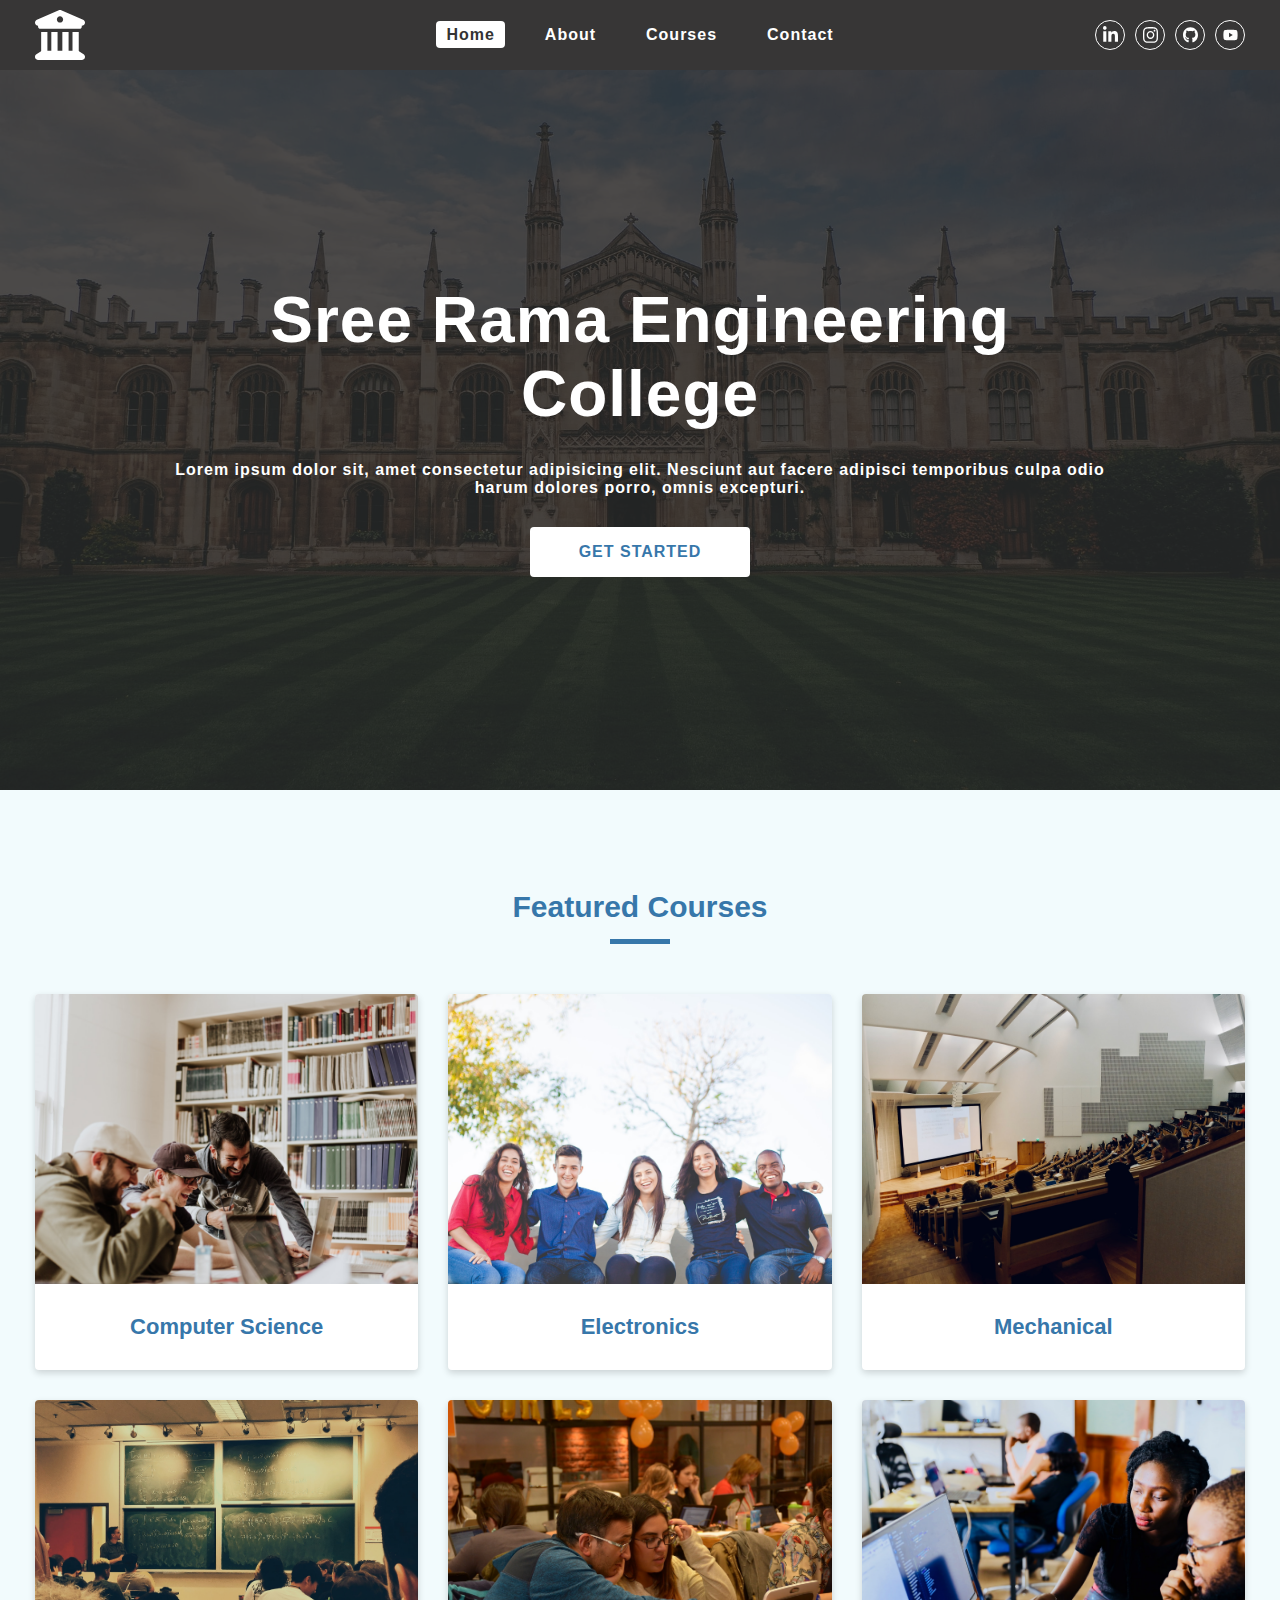
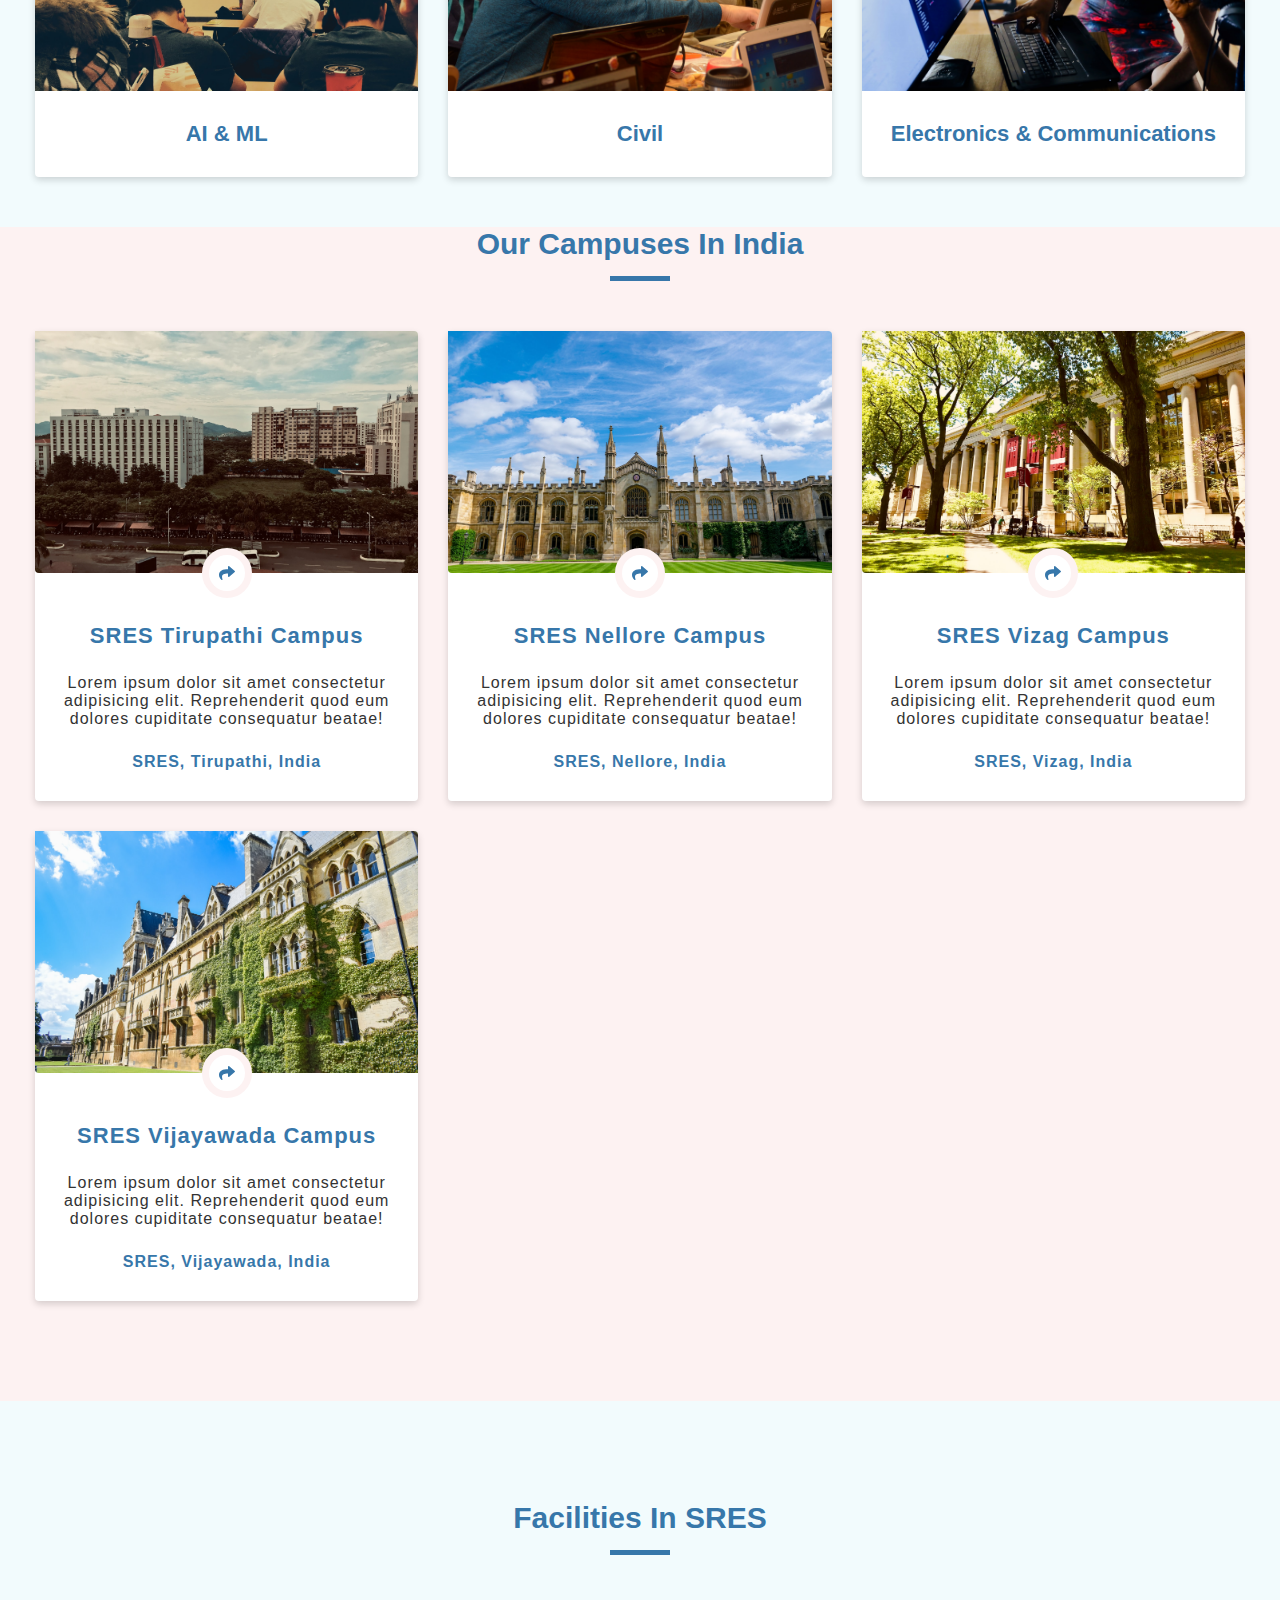
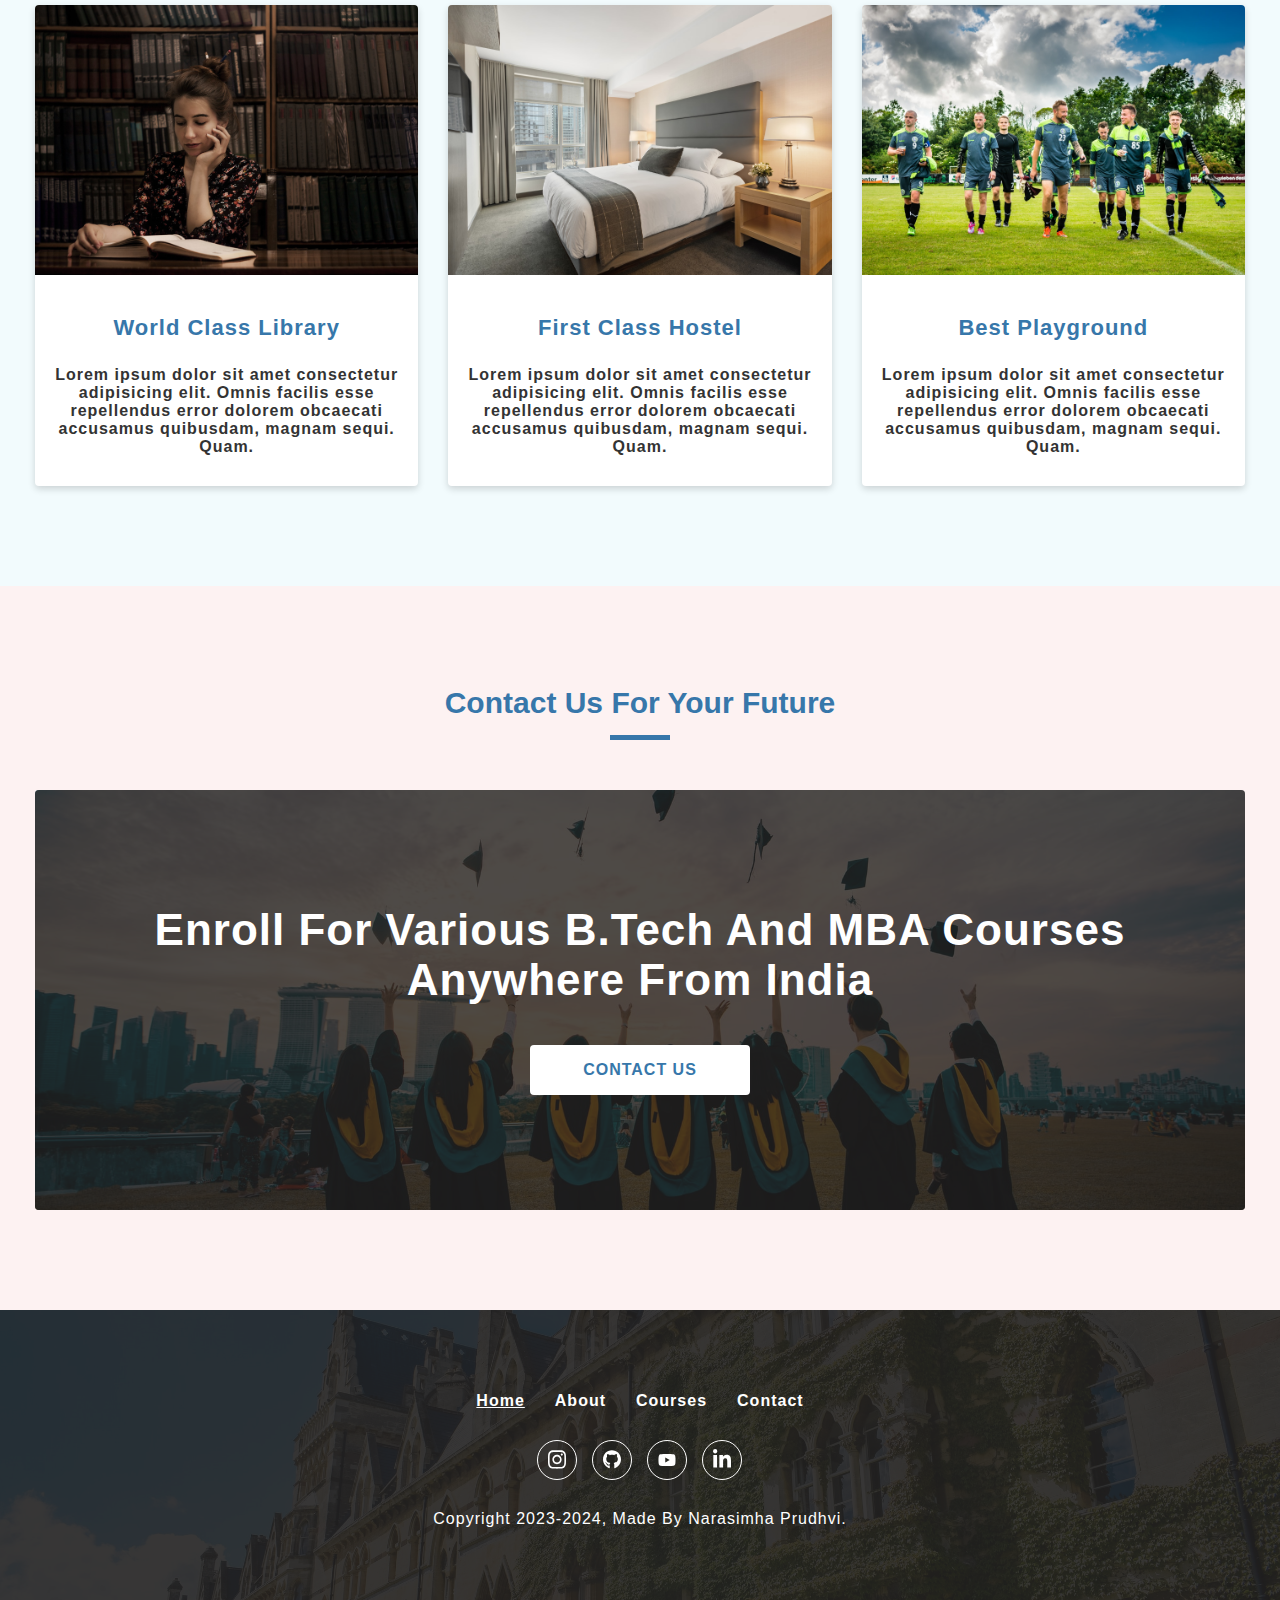
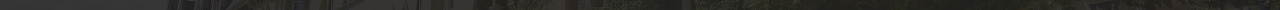
<file: index.html>
<!DOCTYPE html>
<html lang="en">
  <head>
    <meta charset="UTF-8" />
    <meta http-equiv="X-UA-Compatible" content="IE=edge" />
    <meta name="viewport" content="width=device-width, initial-scale=1.0" />
    <title>Narasimha || My College Website</title>
    <link
      rel="shortcut icon"
      href="./icons/university.svg"
      type="image/x-icon"
    />
    <link rel="stylesheet" href="./css/style.css" />
    <link rel="stylesheet" href="./css/navbar.css" />
    <link rel="stylesheet" href="./css/common.css" />
    <link rel="stylesheet" href="./css/sidebar.css" />
    <link rel="stylesheet" href="./css/footer.css" />
    <link rel="stylesheet" href="./css/home.css">
    <link rel="stylesheet" href="./css/single-featured.css">
  </head>

  <body>
    <!-- nav section start -->
    <nav class="nav-container">
      <div class="nav-center wrapper">
        <div class="logo-section">
          <a href="./">
            <img
              src="./icons/university.svg"
              alt="University-Logo"
              class="logo"
            />
          </a>
        </div>
        <div class="hamburger">
          <img src="./icons/bars.svg" alt="side bar open button" />
        </div>
        <div class="nav-links-main">
          <ul class="nav-links">
            <li><a href="./" class="nav-link active">Home</a></li>
            <li><a href="./about.html" class="nav-link">About</a></li>
            <li><a href="./courses.html" class="nav-link">Courses</a></li>
            <li><a href="./contact.html" class="nav-link">Contact</a></li>
          </ul>
        </div>

        <div class="nav-social-links-main">
          <ul class="nav-social-links">
            <li class="nav-social-link">
              <a href="#">
                <img src="./icons/linkedin.svg" alt="linkedin" />
              </a>
            </li>
            <li class="nav-social-link">
              <a href="#">
                <img src="./icons/instagram.svg" alt="instagram" />
              </a>
            </li>
            <li class="nav-social-link">
              <a href="#">
                <img src="./icons/github.svg" alt="github" />
              </a>
            </li>
            <li class="nav-social-link">
              <a href="#">
                <img src="./icons/youtube.svg" alt="youtube" />
              </a>
            </li>
          </ul>
        </div>
      </div>
    </nav>

    <!-- nav section end -->

    <!-- sidebar section start   -->
    <aside class="sidebar-container">
      <div class="sidebar-center wrapper">
        <div class="side-header">
          <div class="logo-section">
            <a href="./"
              ><img src="./icons/university.svg" alt="sidebar logo"
            /></a>
          </div>
          <div class="close-button">
            <img src="./icons/close.svg" alt="sidebar close button" />
          </div>
        </div>
        <div class="sidebar-content paddingTopMobile-fifty">
          <div class="sidebar-links-main">
            <ul class="sidebar-links">
              <li><a href="./" class="nav-link active">Home</a></li>
              <li><a href="./about.html" class="nav-link">About</a></li>
              <li><a href="./courses.html" class="nav-link">Courses</a></li>
              <li><a href="./contact.html" class="nav-link">Contact</a></li>
            </ul>
          </div>
        </div>
      </div>
    </aside>

    <!-- sidebar section end -->

    <!-- hero banner section start -->

    <div class="home-page page-hero-container">
      <div class="page-hero">
        <div class="hero-img-component">
          <div class="img-container">
            <img
              src="./assets/university-banner.jpeg"
              alt="University banner image"
            />
          </div>
        </div>
        <div
          class="hero-box paddingTopMobile-thirty paddingBottomMobile-thirty"
        >
          <div class="hero-content text-center wrapper text-container">
            <h1 class="heading">Sree Rama Engineering College</h1>
            <p class="desc">
              Lorem ipsum dolor sit, amet consectetur adipisicing elit. Nesciunt
              aut facere adipisci temporibus culpa odio harum dolores porro,
              omnis excepturi.
            </p>
            <div class="button-container">
              <a href="./contact.html" class="home-button button-primary-light"
                >Get Started</a
              >
            </div>
          </div>
        </div>
      </div>
    </div>
    <!-- hero banner section end -->

    <!-- featured courses start  -->

    <div class="featured-courses-container light-blue-background">
      <div class="featured-courses-center wrapper">
        <div
          class="section-title paddingTopDesktop-hundred paddingTopMobile-fifty"
        >
          <h3 class="title">featured courses</h3>
          <div class="underline"></div>
        </div>
        <section
          class="featured-courses paddingTopDesktop-fifty paddingBottomDesktop-fifty paddingMobile-fifty three-column-layout paddingTopMobile-fifty"
        >
          <!-- single-course-start  -->

          <article class="single-course">
            <div class="img-container">
              <img src="./assets/course-1.jpeg" alt="course one" />
            </div>
            <div class="course-title">
              <p>Computer Science</p>
            </div>
          </article>

          <article class="single-course">
            <div class="img-container">
              <img src="./assets/course-2.jpeg" alt="course two " />
            </div>
            <div class="course-title">
              <p>Electronics</p>
            </div>
          </article>
          <article class="single-course">
            <div class="img-container">
              <img src="./assets/course-3.jpeg" alt="course three" />
            </div>
            <div class="course-title">
              <p>Mechanical</p>
            </div>
          </article>
          <article class="single-course">
            <div class="img-container">
              <img src="./assets/course-4.jpeg" alt="course four" />
            </div>
            <div class="course-title">
              <p>AI & ML</p>
            </div>
          </article>
          <article class="single-course">
            <div class="img-container">
              <img src="./assets/course-5.jpeg" alt="course five" />
            </div>
            <div class="course-title">
              <p>Civil</p>
            </div>
          </article>

          <article class="single-course">
            <div class="img-container">
              <img src="./assets/course-6.jpeg" alt="course six" />
            </div>
            <div class="course-title">
              <p>Electronics & Communications</p>
            </div>
          </article>
        </section>
      </div>
    </div>


    <!-- featured courses end  -->

    <!-- our campuses start  -->

    <div class="our-campuses container light-pink-background">
      <div class="our-campuses-center wrapper">
        <div class="section-title padding-TopDesktop-hundred paddingTopMobile-fifty">
          <h3 class="title">Our Campuses In India</h3>
          <div class="underline"></div>
        </div>
        <section class="our-campuses paddingTopDesktop-fifty paddingBottomDesktop-hundred paddingBottomMobile-fifty paddingTopMobile-fifty three-column-layout">

          <!-- single campus start  -->

          <article class="each-campus">
            <div class="img-container">
              <img src="./assets/campus-1.jpeg" alt="campus-1">
              <a href="#" class="share-icon-campus">
                <img src="./icons/share.svg" alt="share icon">
              </a>
            </div>
            <div class="campus-info text-center">
              <h2 class="campus-title">SRES Tirupathi Campus </h2>
              <p class="desc">Lorem ipsum dolor sit amet consectetur adipisicing elit. Reprehenderit quod eum dolores cupiditate consequatur beatae!</p>
              <h4 class="address">SRES, Tirupathi, India</h4>
            </div>
          </article>

          <!-- single campus end  -->

           <!-- single campus start  -->

           <article class="each-campus">
            <div class="img-container">
              <img src="./assets/campus-2.jpeg" alt="campus-2">
              <a href="#" class="share-icon-campus">
                <img src="./icons/share.svg" alt="share icon">
              </a>
            </div>
            <div class="campus-info text-center">
              <h2 class="campus-title">SRES Nellore Campus </h2>
              <p class="desc">Lorem ipsum dolor sit amet consectetur adipisicing elit. Reprehenderit quod eum dolores cupiditate consequatur beatae!</p>
              <h4 class="address">SRES, Nellore, India</h4>
            </div>
          </article>
          
          <!-- single campus end  -->

           <!-- single campus start  -->

           <article class="each-campus">
            <div class="img-container">
              <img src="./assets/campus-3.jpeg" alt="campus-3">
              <a href="#" class="share-icon-campus">
                <img src="./icons/share.svg" alt="share icon">
              </a>
            </div>
            <div class="campus-info text-center">
              <h2 class="campus-title">SRES Vizag Campus </h2>
              <p class="desc">Lorem ipsum dolor sit amet consectetur adipisicing elit. Reprehenderit quod eum dolores cupiditate consequatur beatae!</p>
              <h4 class="address">SRES, Vizag, India</h4>
            </div>
          </article>
          
          <!-- single campus end  -->

           <!-- single campus start  -->

           <article class="each-campus">
            <div class="img-container">
              <img src="./assets/campus-4.jpeg" alt="campus-4">
              <a href="#" class="share-icon-campus">
                <img src="./icons/share.svg" alt="share icon">
              </a>
            </div>
            <div class="campus-info text-center">
              <h2 class="campus-title">SRES Vijayawada Campus </h2>
              <p class="desc">Lorem ipsum dolor sit amet consectetur adipisicing elit. Reprehenderit quod eum dolores cupiditate consequatur beatae!</p>
              <h4 class="address">SRES, Vijayawada, India</h4>
            </div>
          </article>
          
          <!-- single campus end  -->

        </section>
      </div>
    </div>

    <!-- our campuses end  -->

    <!-- facilities section start  -->

    <div class="our-facilities-container light-blue-background">
      <div class="our-facilities-center wrapper">
        <div class="section-title paddingTopDesktop-hundred paddingTopMobile-fifty">
          <h3 class="title">Facilities in SRES</h3>
          <div class="underline"></div>
        </div>
        <section class="our-facilities paddingTopDesktop-fifty paddingBottomDesktop-hundred paddingTopMobile-fifty paddingBottomMobile-fifty three-column-layout">
          <!-- single facility start  -->

          <article class="each-facility">
            <div class="img-container">
              <img src="./assets/facility-1.jpeg" alt="facilities section">
            </div>
            <div class="facility-info paddingTopMobile-thirty paddingBottomMobile-thirty paddingTopDesktop-fourty paddingBottomDesktop-thirty text-center">
              <h3 class="facility-title">world class library</h3>
              <p class="facility-desc">
                Lorem ipsum dolor sit amet consectetur adipisicing elit. Omnis facilis esse repellendus error dolorem obcaecati accusamus quibusdam, magnam sequi. Quam.
              </p>
            </div>
          </article>
          <!-- single facility end  -->

          <!-- single facility start  -->
          
          <article class="each-facility">
            <div class="img-container">
              <img src="./assets/facility-2.jpeg" alt="facilities section">
            </div>
            <div class="facility-info paddingTopMobile-thirty paddingBottomMobile-thirty paddingTopDesktop-fourty paddingBottomDesktop-thirty text-center">
              <h3 class="facility-title">first class hostel</h3>
              <p class="facility-desc">
                Lorem ipsum dolor sit amet consectetur adipisicing elit. Omnis facilis esse repellendus error dolorem obcaecati accusamus quibusdam, magnam sequi. Quam.
              </p>
            </div>
          </article>
          <!-- single facility end  -->

          <!-- single facility start  -->
          
          <article class="each-facility">
            <div class="img-container">
              <img src="./assets/facility-3.jpeg" alt="facilities section">
            </div>
            <div class="facility-info paddingTopMobile-thirty paddingBottomMobile-thirty paddingTopDesktop-fourty paddingBottomDesktop-thirty text-center">
              <h3 class="facility-title">Best playground</h3>
              <p class="facility-desc">
                Lorem ipsum dolor sit amet consectetur adipisicing elit. Omnis facilis esse repellendus error dolorem obcaecati accusamus quibusdam, magnam sequi. Quam.
              </p>
            </div>
          </article>
          <!-- single facility end  -->
        </section>

      </div>
    </div>
    <!-- facilities section end  -->

    <!-- contact promotion section start  -->

    <div class="contact-promotion-container light-pink-background">
      <div class="contact-promotion-center wrapper">
        <div
          class="section-title paddingTopDesktop-hundred paddingTopMobile-fifty"
        >
          <h3 class="title">Contact us for your future</h3>
          <div class="underline"></div>
        </div>
        <section
          class="contact-promotion paddingTopDesktop-fifty paddingTopMobile-fifty paddingBottomDesktop-hundred paddingBottomMobile-fifty"
        >
          <div class="contact-promo-img">
            <img
              src="./assets/contact-promotion.jpeg"
              alt="contact us promotion image /"
            />
            <div class="contact-info-container text-center text-container">
              <h2 class="contact-heading">
                Enroll for various B.tech and MBA courses anywhere from india
              </h2>
              <a href="./contact.html" class="button-primary-light"
                >Contact us</a
              >
            </div>
          </div>
        </section>
      </div>
    </div>

    <!-- contact promotion section end  -->

    <!-- footer section start -->
    <footer class="footer-container">
      <div class="footer-center wrapper">
        <div class="footer-links-main">
          <ul class="footer-links">
            <li><a href="./" class="footer-link active">Home</a></li>
            <li><a href="./about.html" class="footer-link">About</a></li>
            <li><a href="./courses.html" class="footer-link">Courses</a></li>
            <li><a href="./contact.html" class="footer-link">Contact</a></li>
          </ul>
        </div>
        <div class="social-links-main">
          <ul class="social-links">
            <li class="social-link">
              <a href="#"
                ><img src="./icons/instagram.svg" alt="instagram"
              /></a>
            </li>
            <li class="social-link">
              <a href="#"><img src="./icons/github.svg" alt="github" /></a>
            </li>
            <li class="social-link">
              <a href="#"><img src="./icons/youtube.svg" alt="youtube" /></a>
            </li>
            <li class="social-link">
              <a href="#"><img src="./icons/linkedin.svg" alt="linkedin" /></a>
            </li>
          </ul>
        </div>
        <div class="footer-copyright">
          <p>copyright 2023-2024, made by narasimha prudhvi.</p>
        </div>
      </div>
    </footer>
    <!-- footer section end -->

    <!-- script -->

    <script src="./js/app.js"></script>

  </body>
</html>
</file>
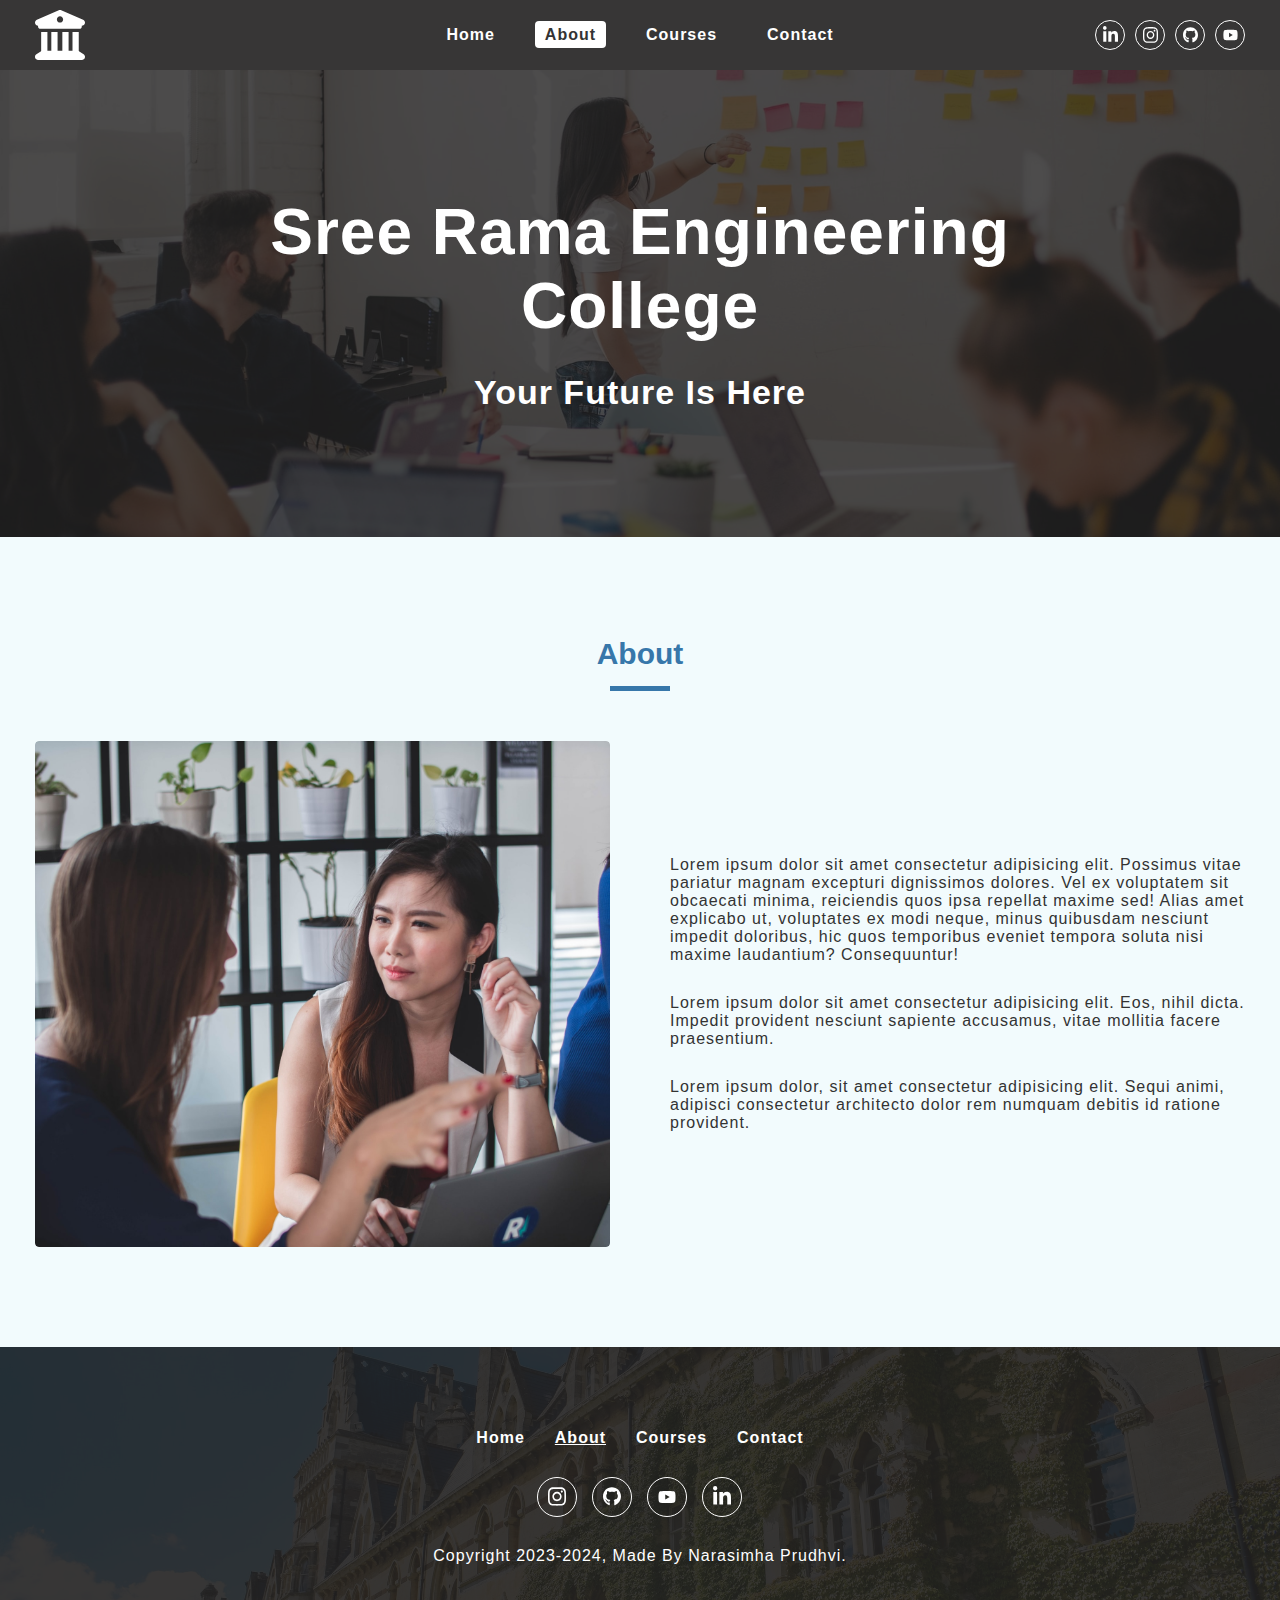
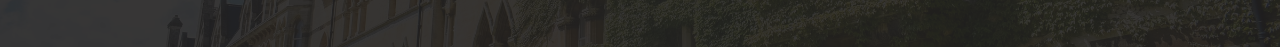
<file: about.html>
<!DOCTYPE html>
<html lang="en">
  <head>
    <meta charset="UTF-8" />
    <meta http-equiv="X-UA-Compatible" content="IE=edge" />
    <meta name="viewport" content="width=device-width, initial-scale=1.0" />
    <title>Narasimha || About My College Website</title>
    <link
      rel="shortcut icon"
      href="./icons/university.svg"
      type="image/x-icon"
    />
    <link rel="stylesheet" href="./css/style.css" />
    <link rel="stylesheet" href="./css/navbar.css" />
    <link rel="stylesheet" href="./css/common.css" />
    <link rel="stylesheet" href="./css/sidebar.css" />
    <link rel="stylesheet" href="./css/footer.css" />
    <link rel="stylesheet" href="./css/single-featured.css">
  </head>

  <body>
    <!-- nav section start -->
    <nav class="nav-container">
      <div class="nav-center wrapper">
        <div class="logo-section">
          <a href="./">
            <img
              src="./icons/university.svg"
              alt="University-Logo"
              class="logo"
            />
          </a>
        </div>
        <div class="hamburger">
          <img src="./icons/bars.svg" alt="side bar open button" />
        </div>
        <div class="nav-links-main">
          <ul class="nav-links">
            <li><a href="./" class="nav-link">Home</a></li>
            <li><a href="./about.html" class="nav-link active">About</a></li>
            <li><a href="./courses.html" class="nav-link">Courses</a></li>
            <li><a href="./contact.html" class="nav-link">Contact</a></li>
          </ul>
        </div>

        <div class="nav-social-links-main">
          <ul class="nav-social-links">
            <li class="nav-social-link">
              <a href="#">
                <img src="./icons/linkedin.svg" alt="linkedin" />
              </a>
            </li>
            <li class="nav-social-link">
              <a href="#">
                <img src="./icons/instagram.svg" alt="instagram" />
              </a>
            </li>
            <li class="nav-social-link">
              <a href="#">
                <img src="./icons/github.svg" alt="github" />
              </a>
            </li>
            <li class="nav-social-link">
              <a href="#">
                <img src="./icons/youtube.svg" alt="youtube" />
              </a>
            </li>
          </ul>
        </div>
      </div>
    </nav>

    <!-- nav section end -->

    <!-- sidebar section start   -->
    <aside class="sidebar-container">
      <div class="sidebar-center wrapper">
        <div class="side-header">
          <div class="logo-section">
            <a href="./"
              ><img src="./icons/university.svg" alt="sidebar logo"
            /></a>
          </div>
          <div class="close-button">
            <img src="./icons/close.svg" alt="sidebar close button" />
          </div>
        </div>
        <div class="sidebar-content paddingTopMobile-fifty">
          <div class="sidebar-links-main">
            <ul class="sidebar-links">
              <li><a href="./" class="nav-link">Home</a></li>
              <li><a href="./about.html" class="nav-link active">About</a></li>
              <li><a href="./courses.html" class="nav-link">Courses</a></li>
              <li><a href="./" class="nav-link">Contact</a></li>
            </ul>
          </div>
        </div>
      </div>
    </aside>

    <!-- sidebar section end -->

    <!-- hero banner section start -->

    <div class="page-hero-container">
      <div class="page-hero">
        <div class="hero-img-component">
          <div class="img-container">
            <img
              src="./assets/about-banner.jpeg"
              alt="University banner image"
            />
          </div>
        </div>
        <div
          class="hero-box paddingTopMobile-thirty paddingBottomMobile-thirty"
        >
          <div class="hero-content text-center wrapper text-container">
            <h1 class="heading">Sree Rama Engineering College</h1>
            <div class="small-heading">your future is here</div>
          </div>
        </div>
      </div>
    </div>
    <!-- hero banner section end  -->

    <!-- single featured container start -->
    <div class="single-featured-container light-blue-background">
      <div class="single-featured-center wrapper">
        <div
          class="section-title paddingTopDesktop-hundred paddingTopMobile-fifty"
        >
          <h3 class="title">about</h3>
          <div class="underline"></div>
        </div>
        <div class="single-featured paddingTopDesktop-fifty paddingBottomDesktop-hundred paddingTopMobile-fifty paddingBottomMobile-fifty">
          <div class="image-component single-featured-image paddingBottomMobile-fifty">
            <img src="./assets/about-section.jpeg" alt="about section image" />
          </div>
          <div class="single-featured-text-component">
            <div class="featured-center">
              <div class="about-info">
                <p>
                  Lorem ipsum dolor sit amet consectetur adipisicing elit.
                  Possimus vitae pariatur magnam excepturi dignissimos dolores.
                  Vel ex voluptatem sit obcaecati minima, reiciendis quos ipsa
                  repellat maxime sed! Alias amet explicabo ut, voluptates ex
                  modi neque, minus quibusdam nesciunt impedit doloribus, hic
                  quos temporibus eveniet tempora soluta nisi maxime laudantium?
                  Consequuntur!
                </p>
                <p>
                  Lorem ipsum dolor sit amet consectetur adipisicing elit. Eos,
                  nihil dicta. Impedit provident nesciunt sapiente accusamus,
                  vitae mollitia facere praesentium.
                </p>
                <p>
                  Lorem ipsum dolor, sit amet consectetur adipisicing elit.
                  Sequi animi, adipisci consectetur architecto dolor rem numquam
                  debitis id ratione provident.
                </p>
              </div>
            </div>
          </div>
        </div>
      </div>
    </div>

    <!-- single featured container end  -->


    <!-- footer section start -->
    <footer class="footer-container">
      <div class="footer-center wrapper">
        <div class="footer-links-main">
          <ul class="footer-links">
            <li><a href="./" class="footer-link">Home</a></li>
            <li><a href="./about.html" class="footer-link active">About</a></li>
            <li><a href="./courses.html" class="footer-link">Courses</a></li>
            <li><a href="./contact.html" class="footer-link">Contact</a></li>
          </ul>
        </div>
        <div class="social-links-main">
          <ul class="social-links">
            <li class="social-link">
              <a href="#"
                ><img src="./icons/instagram.svg" alt="instagram"
              /></a>
            </li>
            <li class="social-link">
              <a href="#"><img src="./icons/github.svg" alt="github" /></a>
            </li>
            <li class="social-link">
              <a href="#"><img src="./icons/youtube.svg" alt="youtube" /></a>
            </li>
            <li class="social-link">
              <a href="#"><img src="./icons/linkedin.svg" alt="linkedin" /></a>
            </li>
          </ul>
        </div>
        <div class="footer-copyright">
          <p>copyright 2023-2024, made by narasimha prudhvi.</p>
        </div>
      </div>
    </footer>
    <!-- footer section end -->

    <!-- script -->

    <script src="./js/app.js"></script> 
  </body>
</html>
</file>
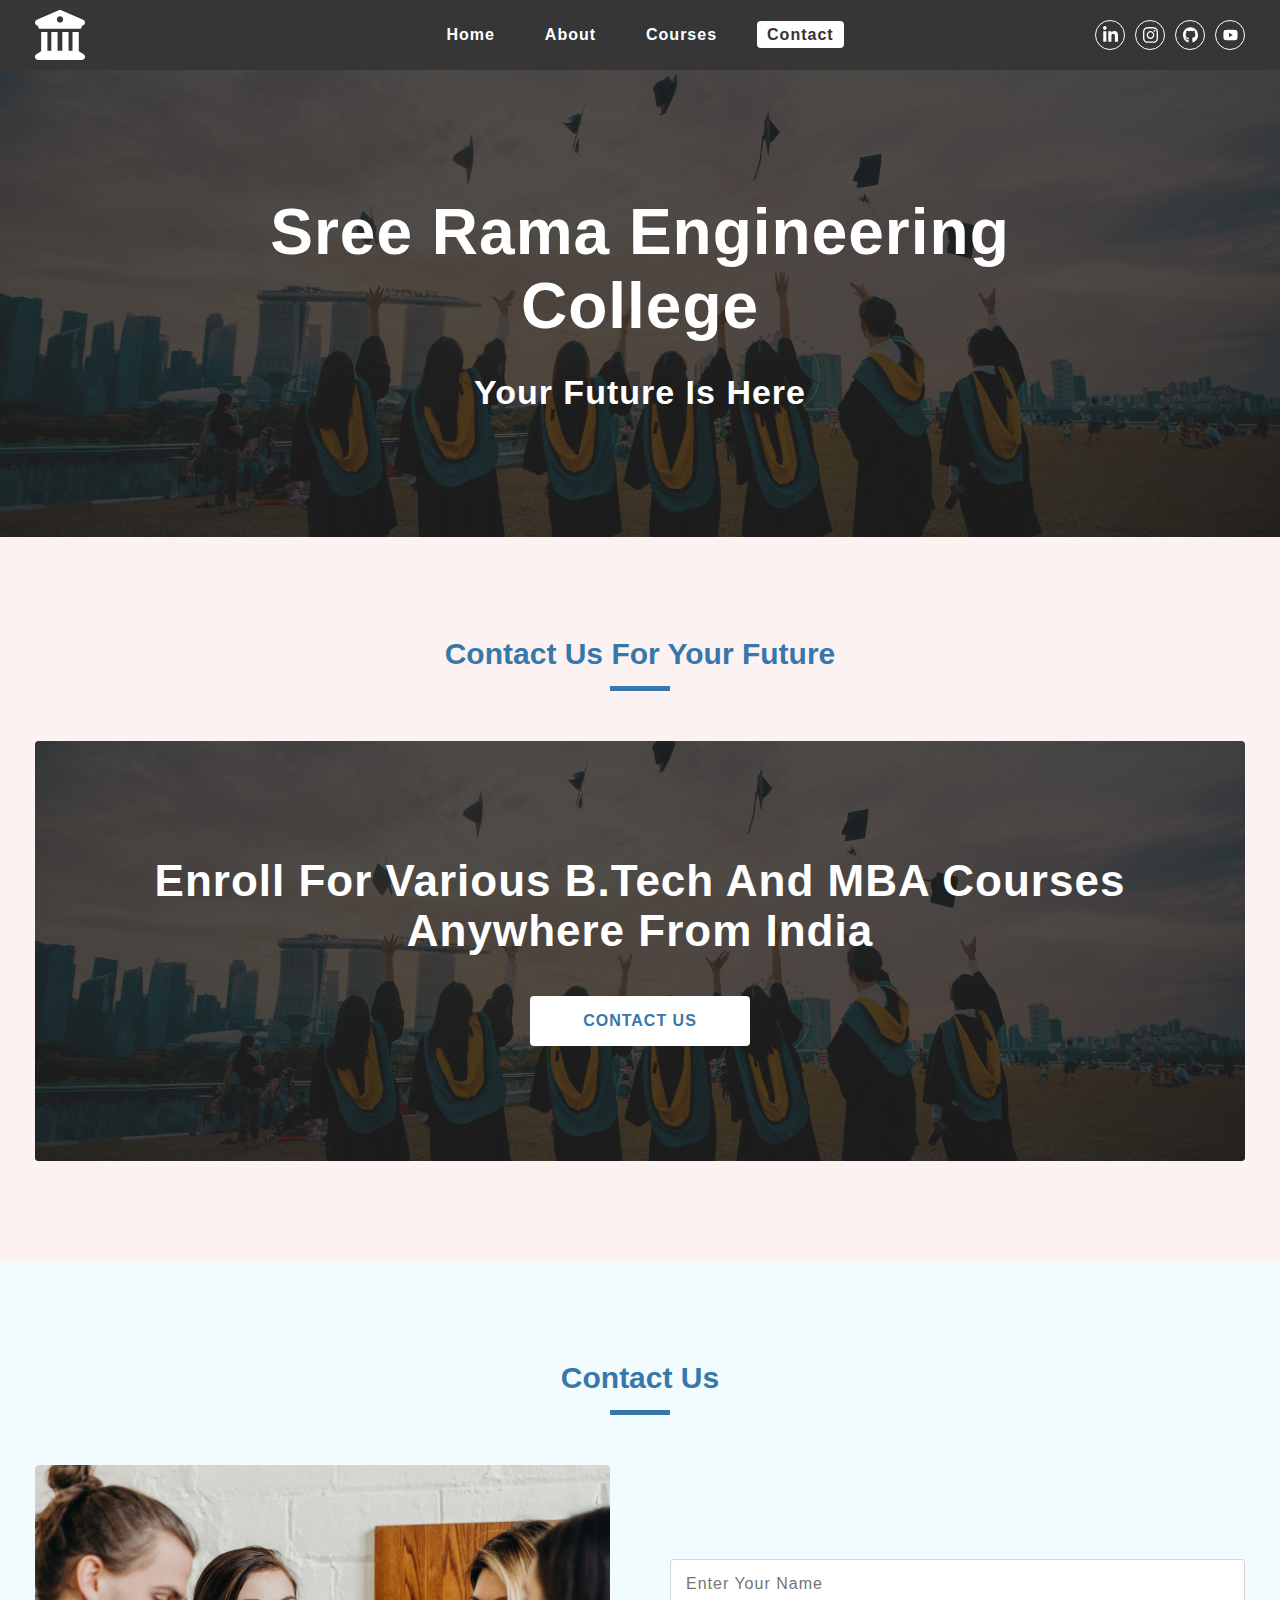
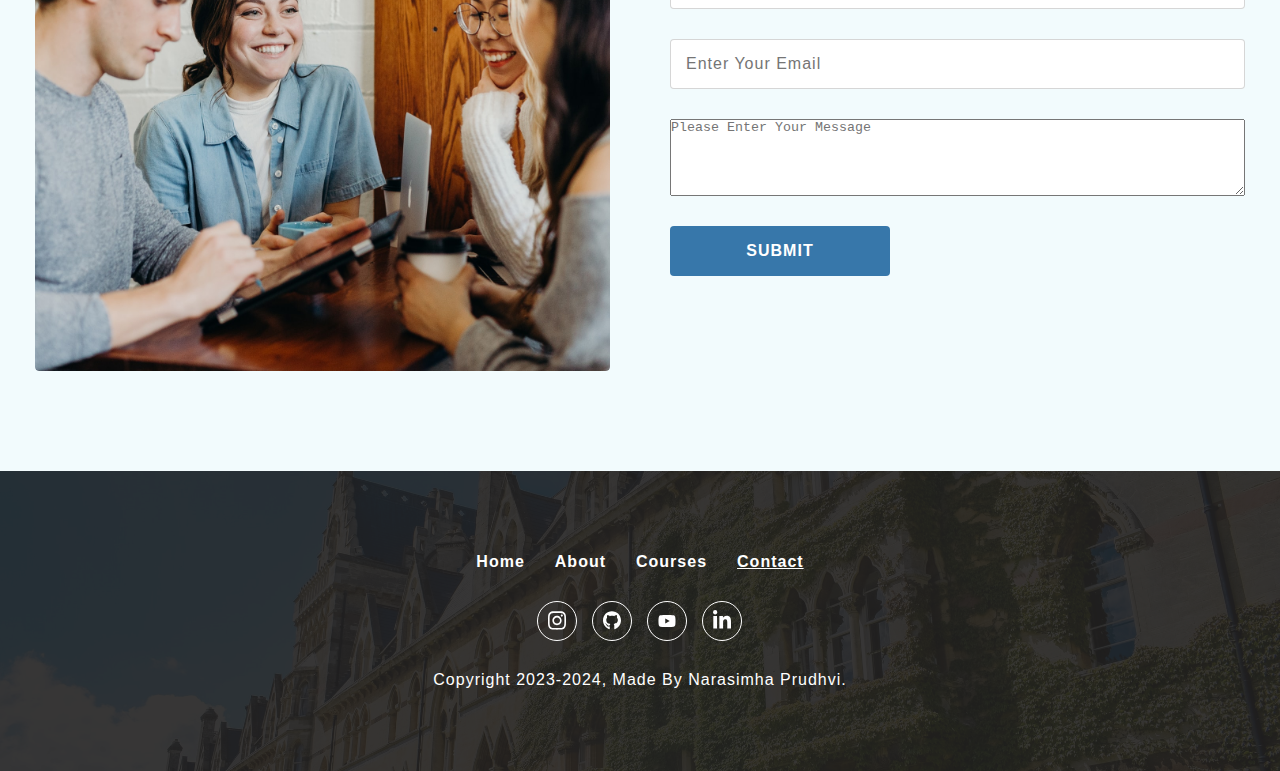
<file: contact.html>
<!DOCTYPE html>
<html lang="en">
  <head>
    <meta charset="UTF-8" />
    <meta http-equiv="X-UA-Compatible" content="IE=edge" />
    <meta name="viewport" content="width=device-width, initial-scale=1.0" />
    <title>Narasimha || Contact My College Website</title>
    <link
      rel="shortcut icon"
      href="./icons/university.svg"
      type="image/x-icon"
    />
    <link rel="stylesheet" href="./css/style.css" />
    <link rel="stylesheet" href="./css/navbar.css">
    <link rel="stylesheet" href="./css/common.css">
    <link rel="stylesheet" href="./css/sidebar.css">
    <link rel="stylesheet" href="./css/footer.css">
    <link rel="stylesheet" href="./css/single-featured.css">
  </head>
  <body>
    <!-- nav section start -->
    <nav class="nav-container">
      <div class="nav-center wrapper">
        <div class="logo-section">
          <a href="./">
            <img
              src="./icons/university.svg"
              alt="University-Logo"
              class="logo"
            />
          </a>
        </div>
        <div class="hamburger">
          <img src="./icons/bars.svg" alt="side bar open button" />
        </div>
        <div class="nav-links-main">
          <ul class="nav-links">
            <li><a href="./" class="nav-link ">Home</a></li>
            <li><a href="./about.html" class="nav-link">About</a></li>
            <li><a href="./courses.html" class="nav-link">Courses</a></li>
            <li><a href="./contact.html" class="nav-link active">Contact</a></li>
          </ul>
        </div>

        <div class="nav-social-links-main">
          <ul class="nav-social-links">
            <li class="nav-social-link">
              <a href="#">
                <img src="./icons/linkedin.svg" alt="linkedin" />
              </a>
            </li>
            <li class="nav-social-link">
              <a href="#">
                <img src="./icons/instagram.svg" alt="instagram" />
              </a>
            </li>
            <li class="nav-social-link">
              <a href="#">
                <img src="./icons/github.svg" alt="github" />
              </a>
            </li>
            <li class="nav-social-link">
              <a href="#">
                <img src="./icons/youtube.svg" alt="youtube" />
              </a>
            </li>
          </ul>
        </div>
      </div>
    </nav>

    <!-- nav section end -->
    
    <!-- sidebar section start   -->
    <aside class="sidebar-container">
      <div class="sidebar-center wrapper">
        <div class="side-header">
          <div class="logo-section">
            <a href="./"><img src="./icons/university.svg" alt="sidebar logo"></a>
          </div>
            <div class="close-button">
             <img src="./icons/close.svg" alt="sidebar close button" />
            </div>
        </div>
        <div class="sidebar-content paddingTopMobile-fifty">
          <div class="sidebar-links-main">
            <ul class="sidebar-links">
              <li><a href="./" class="nav-link ">Home</a></li>
              <li><a href="./about.html" class="nav-link">About</a></li>
              <li><a href="./courses.html" class="nav-link">Courses</a></li>
              <li><a href="./" class="nav-link active">Contact</a></li>

            </ul>
          </div>
        </div>
      </div>
    </aside>

    <!-- sidebar section end -->

    <!-- hero banner section start -->

  <div class="page-hero-container">
    <div class="page-hero">
      <div class="hero-img-component">
        <div class="img-container">
          <img src="./assets/contact-promotion.jpeg" alt="University banner image" />
        </div>
      </div>
      <div class="hero-box paddingTopMobile-thirty paddingBottomMobile-thirty">
        <div class="hero-content text-center wrapper text-container">

          <h1 class="heading">Sree Rama Engineering College</h1>
          <div class="small-heading">your future is here </div>
        </div>
      </div>
    </div>
    </div>
    <!-- hero banner section end  -->

     <!-- contact promotion section start  -->

     <div class="contact-promotion-container light-pink-background">
      <div class="contact-promotion-center wrapper">
        <div class="section-title paddingTopDesktop-hundred paddingTopMobile-fifty">
          <h3 class="title">Contact us for your future </h3>
          <div class="underline"></div>
        </div>
        <section class="contact-promotion paddingTopDesktop-fifty paddingTopMobile-fifty paddingBottomDesktop-hundred paddingBottomMobile-fifty">
          <div class="contact-promo-img">
            <img src="./assets/contact-promotion.jpeg" alt="contact us promotion image /">
            <div class="contact-info-container text-center text-container">
              <h2 class="contact-heading">Enroll for various B.tech and MBA courses anywhere from india </h2>
              <a href="./contact.html" class="button-primary-light">Contact us</a>
            </div>

          </div>
        </section>
      </div>

    </div>

    <!-- contact promotion section end  -->

    <!-- single featured component start -->

    <div class="single-featured-container light-blue-background">
      <div class="single-featured-center wrapper">
        <div class="section-title paddingTopDesktop-hundred paddingTopMobile-fifty">
          <h3 class="title">contact us</h3>
          <div class="underline"></div>
          <div class="single-featured paddingTopDesktop-fifty paddingBottomDesktop-hundred paddingTopMobile-fifty paddingBottomMobile-fifty">
            <div class="img-component single-featured-image paddingBottomMobile-fifty">
              <img src="./assets/contact-section.jpeg" alt="contact section image">
            </div>
            <div class="single-featured-text-component">
              <div class="featured-center">
                <div class="abiut-info">
                  <form class="contact-us-form">
                    <input type="text" name="name" id="name" placeholder="enter your name" class="primary-input full-width-mobile full-width-desktop" />
                    <input type="text" name="name" id="name" placeholder="enter your email " class="primary-input full-width-mobile full-width-desktop" />
                    <textarea name="textarea" id="text-area" cols="30" rows="5" placeholder="Please Enter Your Message" class="primary-text-area full-width-mobile full-width-desktop"></textarea>
                    <button class="button-primary-dark full-width-mobile">submit</button>
                  </form>
                </div>
              </div>
            </div>
          </div>
        </div>
      </div>
    </div>
    <!-- single featured component end  -->
    
    <!-- footer section start -->
    <footer class="footer-container">
      <div class="footer-center wrapper">
        <div class="footer-links-main">
          <ul class="footer-links">
            <li><a href="./" class="footer-link ">Home</a></li>
            <li><a href="./about.html" class="footer-link">About</a></li>
            <li><a href="./courses.html" class="footer-link">Courses</a></li>
            <li><a href="./contact.html" class="footer-link active">Contact</a></li>
          </ul>

        </div>
        <div class="social-links-main">
            <ul class="social-links">
              <li class="social-link"><a href="#"><img src="./icons/instagram.svg" alt="instagram"></a></li>
              <li class="social-link"><a href="#"><img src="./icons/github.svg" alt="github"></a></li>
              <li class="social-link"><a href="#"><img src="./icons/youtube.svg" alt="youtube"></a></li>
              <li class="social-link"><a href="#"><img src="./icons/linkedin.svg" alt="linkedin"></a></li>

            </ul>
          </div>
          <div class="footer-copyright">
            <p>copyright 2023-2024, made by narasimha prudhvi.</p>
          </div>
      </div>
    </footer>
    <!-- footer section end -->

    <!-- script -->

    <script src="./js/app.js"></script>

  </body>
</html>
</file>
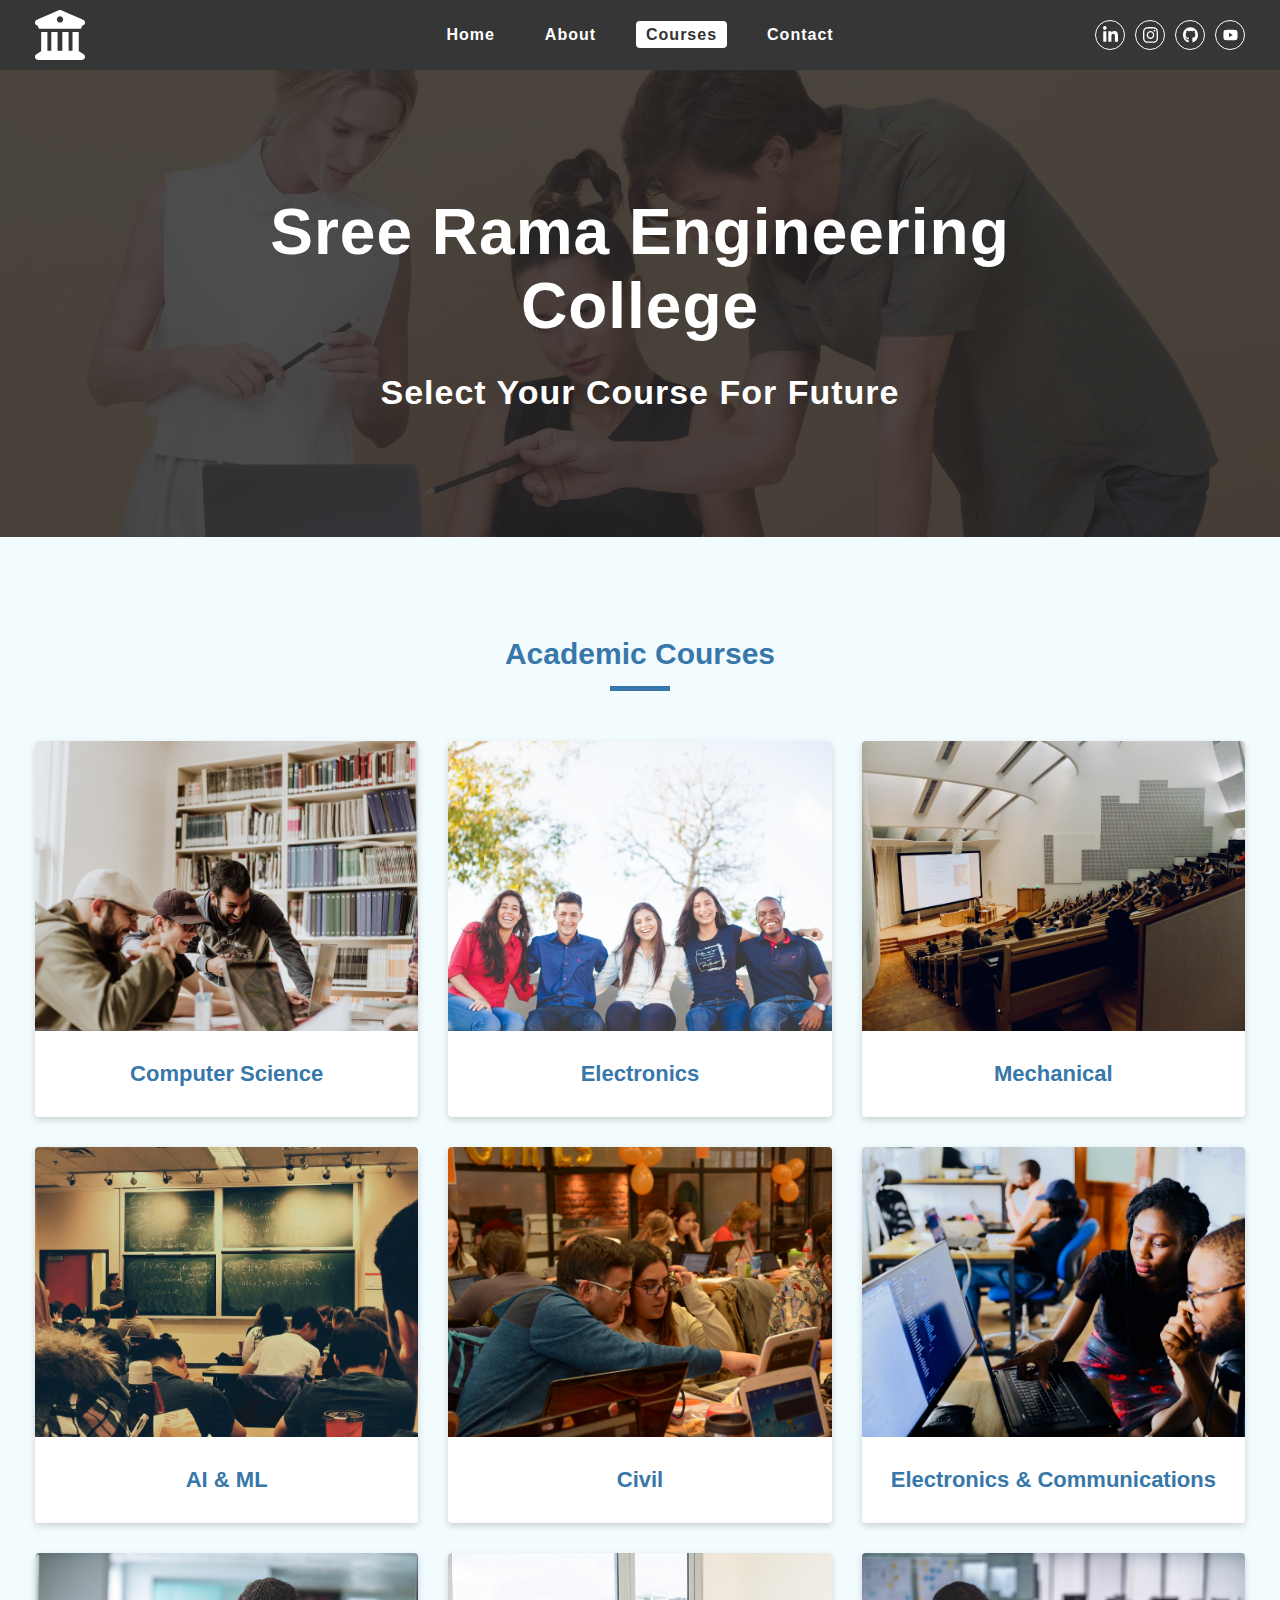
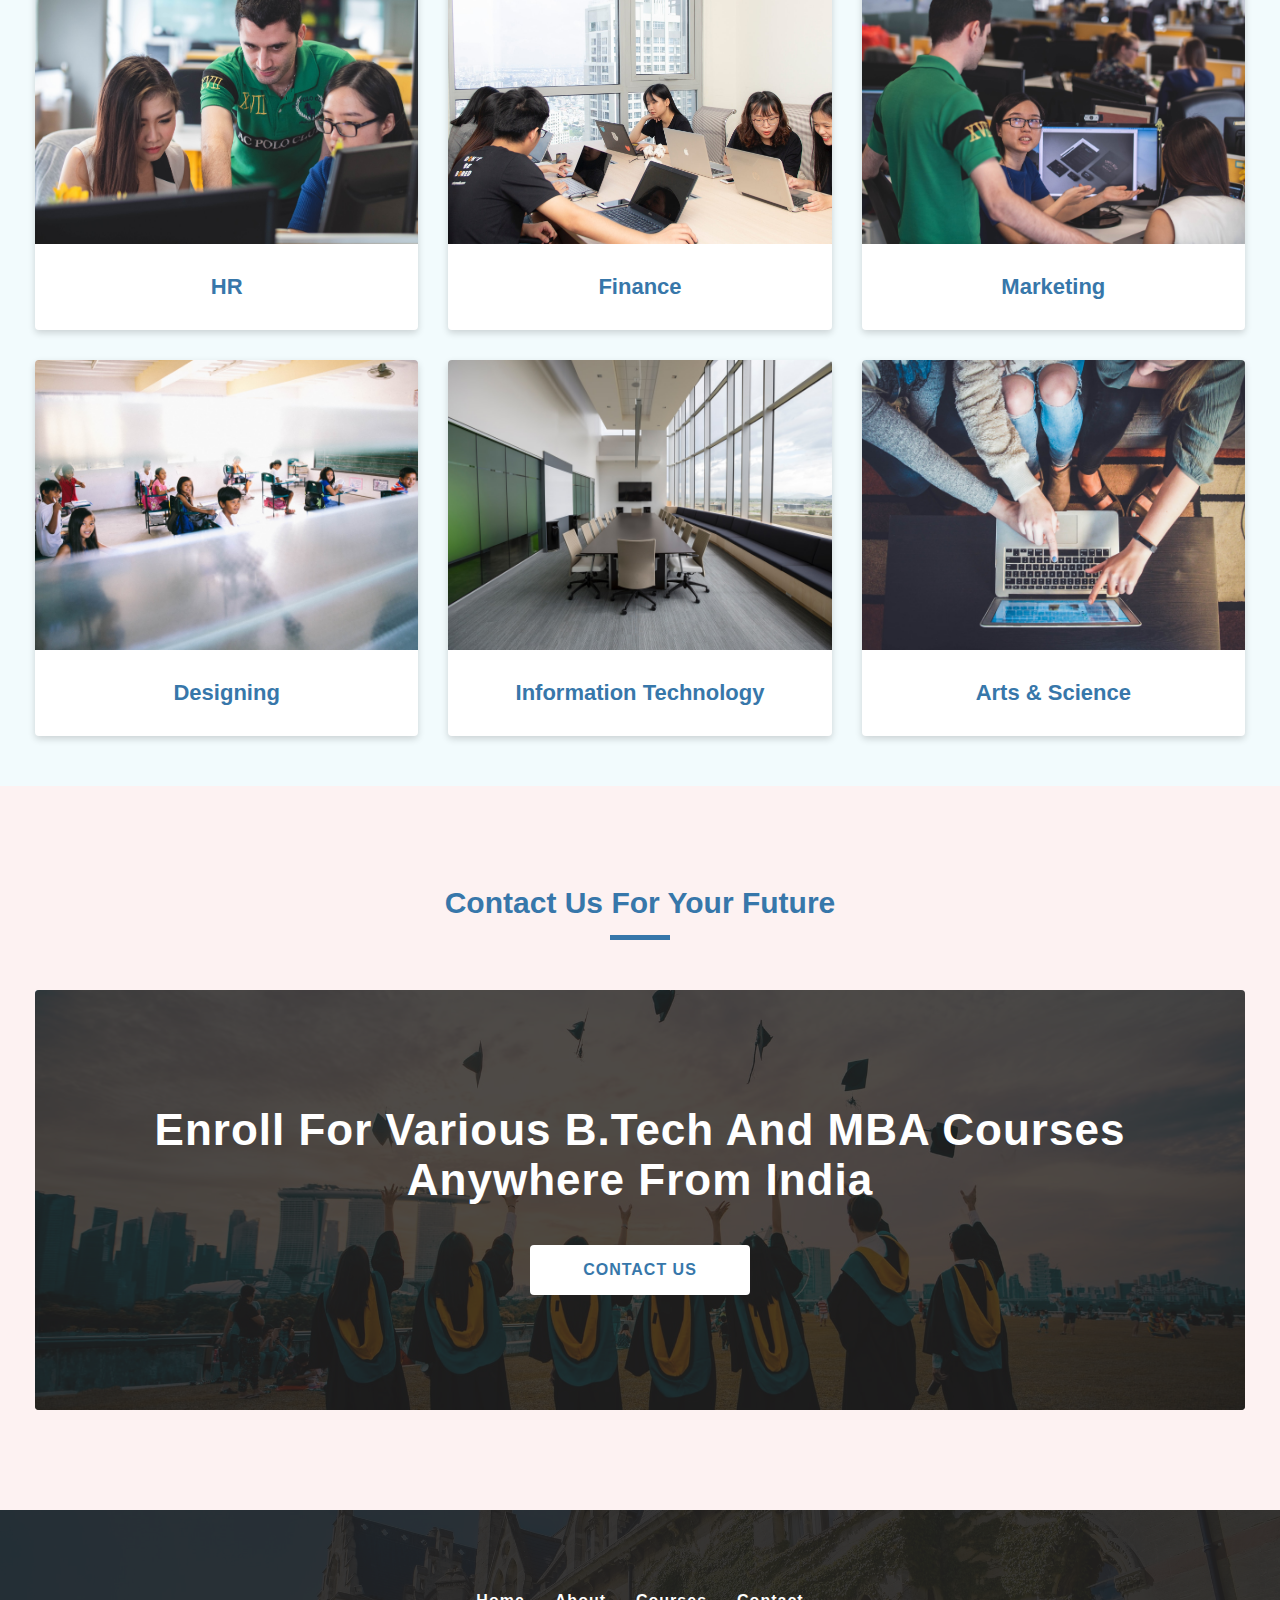
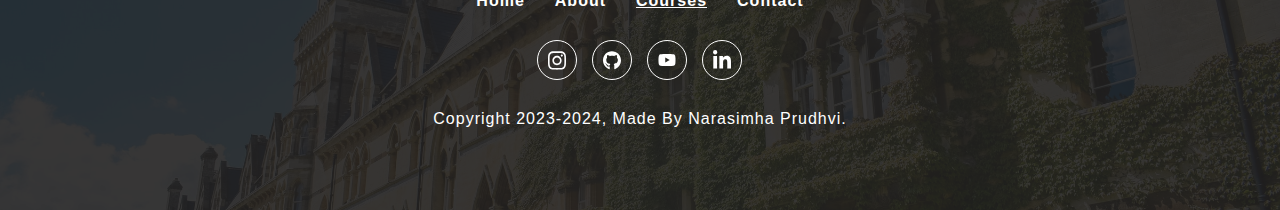
<file: courses.html>
<!DOCTYPE html>
<html lang="en">
  <head>
    <meta charset="UTF-8" />
    <meta http-equiv="X-UA-Compatible" content="IE=edge" />
    <meta name="viewport" content="width=device-width, initial-scale=1.0" />
    <title>Narasimha || Courses My College Website</title>
    <link
      rel="shortcut icon"
      href="./icons/university.svg"
      type="image/x-icon"
    />
    <link rel="stylesheet" href="./css/style.css" />
    <link rel="stylesheet" href="./css/navbar.css" />
    <link rel="stylesheet" href="./css/common.css" />
    <link rel="stylesheet" href="./css/sidebar.css" />
    <link rel="stylesheet" href="./css/footer.css" />
    <link rel="stylesheet" href="./css/single-featured.css">

  </head>

  <body>
    <!-- nav section start -->
    <nav class="nav-container">
      <div class="nav-center wrapper">
        <div class="logo-section">
          <a href="./">
            <img
              src="./icons/university.svg"
              alt="University-Logo"
              class="logo"
            />
          </a>
        </div>
        <div class="hamburger">
          <img src="./icons/bars.svg" alt="side bar open button" />
        </div>
        <div class="nav-links-main">
          <ul class="nav-links">
            <li><a href="./" class="nav-link">Home</a></li>
            <li><a href="./about.html" class="nav-link">About</a></li>
            <li><a href="./courses.html" class="nav-link active">Courses</a></li>
            <li><a href="./contact.html" class="nav-link">Contact</a></li>
          </ul>
        </div>

        <div class="nav-social-links-main">
          <ul class="nav-social-links">
            <li class="nav-social-link">
              <a href="#">
                <img src="./icons/linkedin.svg" alt="linkedin" />
              </a>
            </li>
            <li class="nav-social-link">
              <a href="#">
                <img src="./icons/instagram.svg" alt="instagram" />
              </a>
            </li>
            <li class="nav-social-link">
              <a href="#">
                <img src="./icons/github.svg" alt="github" />
              </a>
            </li>
            <li class="nav-social-link">
              <a href="#">
                <img src="./icons/youtube.svg" alt="youtube" />
              </a>
            </li>
          </ul>
        </div>
      </div>
    </nav>

    <!-- nav section end -->

    <!-- sidebar section start   -->
    <aside class="sidebar-container">
      <div class="sidebar-center wrapper">
        <div class="side-header">
          <div class="logo-section">
            <a href="./"
              ><img src="./icons/university.svg" alt="sidebar logo"
            /></a>
          </div>
          <div class="close-button">
            <img src="./icons/close.svg" alt="sidebar close button" />
          </div>
        </div>
        <div class="sidebar-content paddingTopMobile-fifty">
          <div class="sidebar-links-main">
            <ul class="sidebar-links">
              <li><a href="./" class="nav-link">Home</a></li>
              <li><a href="./about.html" class="nav-link active">About</a></li>
              <li><a href="./courses.html" class="nav-link">Courses</a></li>
              <li><a href="./" class="nav-link">Contact</a></li>
            </ul>
          </div>
        </div>
      </div>
    </aside>

    <!-- sidebar section end -->

    <!-- hero banner section start -->

    <div class="page-hero-container">
      <div class="page-hero">
        <div class="hero-img-component">
          <div class="img-container">
            <img
              src="./assets/courses-banner.jpeg"
              alt="University banner image"
            />
          </div>
        </div>
        <div
          class="hero-box paddingTopMobile-thirty paddingBottomMobile-thirty"
        >
          <div class="hero-content text-center wrapper text-container">
            <h1 class="heading">Sree Rama Engineering College</h1>
            <div class="small-heading">Select your course for future</div>
          </div>
        </div>
      </div>
    </div>

    <!-- hero banner section end  -->

    <!-- courses section start  -->
    

    <div
      class="featured-courses-container light-blue-background"
    >
      <div class="featured-courses-center wrapper">
        <div
          class="section-title paddingTopDesktop-hundred paddingTopMobile-fifty"
        >
          <h3 class="title">Academic Courses</h3>
          <div class="underline"></div>
        </div>
        <section
          class="featured-courses paddingTopDesktop-fifty paddingBottomDesktop-fifty paddingMobile-fifty three-column-layout"
        >
          <!-- single-course-start  -->
          <article class="single-course">
            <div class="img-container">
              <img src="./assets/course-1.jpeg" alt="course one" />
            </div>
            <div class="course-title">
              <p>Computer Science</p>
            </div>
          </article>
          <article class="single-course">
            <div class="img-container">
              <img src="./assets/course-2.jpeg" alt="course two" />
            </div>
            <div class="course-title">
              <p>Electronics</p>
            </div>
          </article>
          <article class="single-course">
            <div class="img-container">
              <img src="./assets/course-3.jpeg" alt="course three" />
            </div>
            <div class="course-title">
              <p>Mechanical</p>
            </div>
          </article>
          <article class="single-course">
            <div class="img-container">
              <img src="./assets/course-4.jpeg" alt="course four" />
            </div>
            <div class="course-title">
              <p>AI & ML</p>
            </div>
          </article>
          <article class="single-course">
            <div class="img-container">
              <img src="./assets/course-5.jpeg" alt="course five" />
            </div>
            <div class="course-title">
              <p>Civil </p>
            </div>
          </article>

          <article class="single-course">
            <div class="img-container">
              <img src="./assets/course-6.jpeg" alt="course six" />
            </div>
            <div class="course-title">
              <p>Electronics & Communications</p>
            </div>
          </article>

          <!-- single-course-end  -->

          <!-- single-course-start  -->

          <article class="single-course">
            <div class="img-container">
              <img src="./assets/course-7.jpeg" alt="course seven" />
            </div>
            <div class="course-title">
              <p>HR </p>
            </div>
          </article>

          <!-- single-course-end  -->

          <!-- single-course-start  -->

          <article class="single-course">
            <div class="img-container">
              <img src="./assets/course-8.jpeg" alt="course eight" />
            </div>
            <div class="course-title">
              <p>Finance</p>
            </div>
          </article>

          <!-- single-course-end  -->

          <!-- single-course-start  -->

          <article class="single-course">
            <div class="img-container">
              <img src="./assets/course-9.jpeg" alt="course nine" />
            </div>
            <div class="course-title">
              <p>Marketing</p>
            </div>
          </article>

          <!-- single-course-end  -->

          <!-- single-course-start  -->

          <article class="single-course">
            <div class="img-container">
              <img src="./assets/course-10.jpeg" alt="course ten" />
            </div>
            <div class="course-title">
              <p>Designing</p>
            </div>
          </article>

          <!-- single-course-end  -->

          <!-- single-course-start  -->

          <article class="single-course">
            <div class="img-container">
              <img src="./assets/course-11.jpeg" alt="course eleven" />
            </div>
            <div class="course-title">
              <p>Information Technology</p>
            </div>
          </article>

          <!-- single-course-end  -->

          <!-- single-course-start  -->

          <article class="single-course">
            <div class="img-container">
              <img src="./assets/course-12.jpeg" alt="course twelve" />
            </div>
            <div class="course-title">
              <p>Arts & Science</p>
            </div>
          </article>

          <!-- single-course-end  -->
        </section>
      </div>
    </div>

    <!-- courses section end  -->

    <!-- contact promotion section start  -->

    <div class="contact-promotion-container light-pink-background">
      <div class="contact-promotion-center wrapper">
        <div
          class="section-title paddingTopDesktop-hundred paddingTopMobile-fifty"
        >
          <h3 class="title">Contact us for your future</h3>
          <div class="underline"></div>
        </div>
        <section
          class="contact-promotion paddingTopDesktop-fifty paddingTopMobile-fifty paddingBottomDesktop-hundred paddingBottomMobile-fifty"
        >
          <div class="contact-promo-img">
            <img
              src="./assets/contact-promotion.jpeg"
              alt="contact us promotion image /"
            />
            <div class="contact-info-container text-center text-container">
              <h2 class="contact-heading">
                Enroll for various B.tech and MBA courses anywhere from india
              </h2>
              <a href="./contact.html" class="button-primary-light"
                >Contact us</a
              >
            </div>
          </div>
        </section>
      </div>
    </div>

    <!-- contact promotion section end  -->

    <!-- footer section start -->
    <footer class="footer-container">
      <div class="footer-center wrapper">
        <div class="footer-links-main">
          <ul class="footer-links">
            <li><a href="./" class="footer-link">Home</a></li>
            <li><a href="./about.html" class="footer-link">About</a></li>
            <li>
              <a href="./courses.html" class="footer-link active">Courses</a>
            </li>
            <li><a href="./contact.html" class="footer-link">Contact</a></li>
          </ul>
        </div>
        <div class="social-links-main">
          <ul class="social-links">
            <li class="social-link">
              <a href="#"
                ><img src="./icons/instagram.svg" alt="instagram"
              /></a>
            </li>
            <li class="social-link">
              <a href="#"><img src="./icons/github.svg" alt="github" /></a>
            </li>
            <li class="social-link">
              <a href="#"><img src="./icons/youtube.svg" alt="youtube" /></a>
            </li>
            <li class="social-link">
              <a href="#"><img src="./icons/linkedin.svg" alt="linkedin" /></a>
            </li>
          </ul>
        </div>
        <div class="footer-copyright">
          <p>copyright 2023-2024, made by narasimha prudhvi.</p>
        </div>
      </div>
    </footer>
    <!-- footer section end -->
    
    <!-- script -->

    <script src="./js/app.js"></script>
  </body>
</html>
</file>
<file: css/style.css>
/* gloabal variables */

:root {
  --clr-primary: #3777aa;
  --clr-primary-light: #2284d3;
  --clr-white: #ffffff;
  --clr-white-light: #f0f0f0;
  --clr-shadow: #00000029;
  --clr-black: #333333;
  --clr-black-30: #2220204d;
  --clr-black-80: #222020cc;
  --clr-black-90: #212020e6;
  --clr-pink-light: #fdf2f2;
  --clr-blue-light: #f2fbfd;

  --font-family: Arial, Helvetica, sans-serif;
  --box-shadow-light: 0px 3px 7px var(--clr-shadow);
  --box-shadow-dark: 0px 3px 7px var(--clr-black-30);
  --transition: all 0.3s linear;
  --radius: 4px;
}

/* global styles */

*,
::after,
::before {
  margin: 0px;
  padding: 0px;
  box-sizing: border-box;
}
*:focus {
  outline-width: 2px;
  outline-offset: 1px;
  outline-color: var(--clr-primary);
}

body {
  color: var(--clr-black);
  background: var(--clr-white);
  font-family: var(--font-family);
}
ul {
  list-style-type: none;
}
a {
  text-decoration: none;
}
img {
  display: block;
}

/* global classes */

.wrapper {
  max-width: 1250px;
  margin-left: auto;
  margin-right: auto;
  padding-left: 20px;
  padding-right: 20px;
}
.text-container {
  max-width: 1000px;
  margin-left: auto;
  margin-right: auto;
}
display-block {
  display: block !important;
}
@media screen and (max-width: 991px) {
  .full-width-mobile {
    width: 100%;
  }
}
@media screen and (min-width: 992px) {
  .full-width-desktop {
    width: 100%;
  }
}
.text-center {
  text-align: center;
}
.text-right {
  text-align: right;
}
.text-left {
  text-align: left;
}
.light-pink-background {
  background: var(--clr-pink-light);
}
.light-blue-background {
  background: var(--clr-blue-light);
}
.section-title .title {
  font-size: 30px;
  font-weight: bold;
  text-transform: capitalize;
  text-align: center;
  margin-bottom: 15px;
  color: var(--clr-primary);
}
.section-title .underline {
  width: 60px;
  height: 5px;
  background: var(--clr-primary);
  margin-right: auto;
  margin-left: auto;
}
.button-primary-dark,
.button-primary-light {
  font-weight: bold;
  text-transform: uppercase;
  cursor: pointer;
  border: none;
  height: 45px;
  padding-right: 20px;
  padding-left: 20px;
  letter-spacing: 1px;
  font-size: 16px;
  transition: var(--transition);
  min-width: 200px;
  display: inline-flex;
  justify-content: center;
  align-items: center;
  border-radius: var(--radius);
}
.button-primary-dark {
  background: var(--clr-primary);
  color: var(--clr-white);
}
.button-primary-light {
  background: var(--clr-white);
  color: var(--clr-primary);
}
.button-primary-dark:hover {
  background: var(--clr-primary-light);
}
.button-primary-light:hover {
  background: var(--clr-white-light);
}
.primary-input,
.primary-textarea {
  height: 45px;
  font-size: 16px;
  letter-spacing: 1px;
  padding-right: 15px;
  padding-left: 15px;
  border-radius: var(--radius);
  border: 1px solid var(--clr-shadow);
  line-height: 25px;
  font-family: var(--font-family);
}
.primary-textarea {
  height: unset;
  padding-top: 15px;
  padding-bottom: 15px;
  resize: vertical;
}
.primary-input::placeholder,
.primary-textarea::placeholder {
  text-transform: capitalize;
}
@media screen and (min-width: 992px) {
  .button-primary-dark,
  .button-primary-light {
    height: 50px;
    min-width: 220px;
  }
  .primary-input {
    height: 50px;
  }
}

 /* hero page container  */

 .page-hero-container{
  width:100%;
 }
 .page-hero-container .hero-img-component{
  aspect-ratio: 375/220;
  overflow: hidden;
 }
 .page-hero-container .img-container, 
 .page-hero-container img{
  width:100%;
  height:100%;
  object-fit: cover;
 }
 .page-hero-container .hero-box{
  width:100%;
  background: var(--clr-primary);
  min-height: 250px;
  display: flex;
  align-items: center;
  justify-content: center;
 }
 .page-hero-container .hero-content{
  display: flex;
  flex-direction: column;
  row-gap: 30px;
 }
 .page-hero-container .heading{
  color: var(--clr-white);
  font-size: 24px;
  font-weight: bold;
  letter-spacing: 1px;
  text-transform: capitalize;
 }
 .page-hero-container .desc{
  color: var(--clr-white);
  font-size: 16px;
  font-weight: bold;
  letter-spacing: 1px;
 }
 .page-hero-container .small-heading{
  color: var(--clr-white);
  font-size: 16px;
  font-weight: bold;
  letter-spacing: 1px;
  text-transform: capitalize;
 }
 @media screen and (min-width:992px) {
  .page-hero-container{
    position: relative;
  }
  .page-hero-container .hero-img-component{
    aspect-ratio: 1920/700;
    position: relative;
  }
  .home-page.page-hero-container .hero-img-component{
    aspect-ratio: 1920/1080;
  }
  .page-hero-container .hero-img-component::before{
    content: ' ';
    top:0;
    left:0;
    position: absolute;
    width:100%;
    height:100%;
    background: var(--clr-black-80);
  }
  .page-hero-container .hero-box{
    position: absolute;
    top:50%;
    left:50%;
    transform: translate(-50%, -50%);
    background: transparent;
  }
  .page-hero-container .heading{
    font-size: 64px;
  }
  .page-hero-container .small-heading{
    font-size: 34px;
  }
  .page-hero-container .home-button{
    animation: bounceAnimation 3s linear infinite;
  }
 }

@keyframes bounceAnimation{
  0%{
    transform: scale(0.8);
  }
  100%{
    transform: scale(1.1);
  }
}
</file>
<file: css/navbar.css>
.nav-container {
    background: var(--clr-black-90);
    width: 100%;
    min-height: 50px;
    display: flex;
    align-items: center;
    justify-content: center;
    top: -70px;
  }
  .nav-container.sticky-nav {
    position: fixed;
    top: 0;
    left: 0;
    transform: var(--transition);
    z-index: 9;
  }
  .nav-center {
    display: grid;
    grid-template-columns: repeat(2, 1fr);
    align-items: center;
    justify-content: center;
    width: 100%;
  }
  .nav-links-main {
    display: none;
  }
  .nav-social-links-main {
    display: none;
  }
  .nav-container .logo-section {
    width: 30px;
  }
  .nav-container .hamburger {
    width: 25px;
    display: flex;
    justify-self: flex-end;
  }
  
  @media screen and (min-width: 992px) {
    .nav-container {
      min-height: 70px;
    }
    .nav-center {
      grid-template-columns: repeat(3, 1fr);
    }
    .nav-container .logo-section {
      width: 50px;
      cursor: pointer;
    }
    .nav-container .hamburger {
      display: none;
    }
    .nav-container .nav-links-main {
      display: flex;
    }
    .nav-container .nav-links {
      display: flex;
      column-gap: 30px;
    }
    .nav-container .nav-link {
      color: var(--clr-white);
      text-transform: capitalize;
      font-weight: bold;
      letter-spacing: 1px;
      padding: 5px 10px;
      border-radius: var(--radius);
    }
    .nav-container .nav-link.active,
    .nav-container .nav-link:hover {
      background: var(--clr-white);
      color: var(--clr-black);
    }
    .nav-container .nav-social-links-main {
      display: flex;
      justify-self: flex-end;
    }
    .nav-social-links-main .nav-social-links {
      display: flex;
      align-items: center;
      justify-content: center;
      column-gap: 10px;
    }
    .nav-social-links .nav-social-link {
      width: 30px;
      height: 30px;
      border: 1px solid var(--clr-white);
      border-radius: 50%;
      display: flex;
      align-items: center;
      justify-content: center;
    }
    .nav-social-links-main .nav-social-link:hover {
      transform: var(--transition);
      transform: translateY(-3px);
    }
    .nav-container .nav-social-link img {
      width: 15px;
    }
  }
</file>
<file: css/common.css>
/* hero page container  */

.page-hero-container{
  width:100%;
 }
 .page-hero-container .hero-img-component{
  aspect-ratio: 375/220;
  overflow: hidden;
 }
 .page-hero-container .img-container, 
 .page-hero-container img{
  width:100%;
  height:100%;
  object-fit: cover;
 }
 .page-hero-container .hero-box{
  width:100%;
  background: var(--clr-primary);
  min-height: 250px;
  display: flex;
  align-items: center;
  justify-content: center;
 }
 .page-hero-container .hero-content{
  display: flex;
  flex-direction: column;
  row-gap: 30px;
 }
 .page-hero-container .heading{
  color: var(--clr-white);
  font-size: 24px;
  font-weight: bold;
  letter-spacing: 1px;
  text-transform: capitalize;
 }
 .page-hero-container .desc{
  color: var(--clr-white);
  font-size: 16px;
  font-weight: bold;
  letter-spacing: 1px;
 }
 .page-hero-container .small-heading{
  color: var(--clr-white);
  font-size: 16px;
  font-weight: bold;
  letter-spacing: 1px;
  text-transform: capitalize;
 }
 @media screen and (min-width:992px) {
  .page-hero-container{
    position: relative;
  }
  .page-hero-container .hero-img-component{
    aspect-ratio: 1920/700;
    position: relative;
  }
  .home-page.page-hero-container .hero-img-component{
    aspect-ratio: 1920/1080;
  }
  .page-hero-container .hero-img-component::before{
    content: ' ';
    top:0;
    left:0;
    position: absolute;
    width:100%;
    height:100%;
    background: var(--clr-black-80);
  }
  .page-hero-container .hero-box{
    position: absolute;
    top:50%;
    left:50%;
    transform: translate(-50%, -50%);
    background: transparent;
  }
  .page-hero-container .heading{
    font-size: 64px;
  }
  .page-hero-container .small-heading{
    font-size: 34px;
  }
  .page-hero-container .home-button{
    animation: bounceAnimation 3s linear infinite;
  }
 }

 /* featured courses */

.single-course{
  width:100%;
  height:100%;
  background: var(--clr-white);
  box-shadow: var(--box-shadow-light);
  border-radius: var(--radius);
}
.single-course:hover{
  transform: translateY(-3px) scale(1.002);
  box-shadow: var(--clr-shadow);
}
.single-course .img-container{
  aspect-ratio: 355/250;
  overflow: hidden;
}
.single-course .img-container img{
  width: 100%;
  height:100%;
  object-fit: cover;
  border-top-left-radius: var(--radius);
  border-top-right-radius: var(--radius);
  transition: var(--transition);
}
.single-course .course-title p{
  font-size: 22px;
  text-transform: capitalize;
  text-align: center;
  font-weight: bold;
  color: var(--clr-primary);
  padding-left: 10px;
  padding-right: 10px;
  margin-top: 30px;
  margin-bottom: 30px;
}
@media screen and (min-width:992px) {
  .single-course .img-container{
    aspect-ratio: 396/300;
  }
  .single-course:hover img{
    transform: scale(1.05) rotate(2deg);
  }
}

/* layout classes  */

.three-column-layout{
  display: grid;
  grid-template-columns: 1fr;
  gap:30px;
}
@media screen and (min-width:769px) {
  .three-column-layout{
  grid-template-columns: 1fr 1fr;
  } 
}
@media screen and (min-width:992px) {
  .three-column-layout{
  grid-template-columns: 1fr 1fr 1fr;
  } 
}


/* padding classes */

@media screen and (max-width: 991px) {
    .paddingTopMobile-ten {
      padding-top: 10px !important;
    }
    .paddingTopMobile-twenty {
      padding-top: 20px !important;
    }
    .paddingTopMobile-thirty {
      padding-top: 30px !important;
    }
    .paddingTopMobile-fourty {
      padding-top: 40px !important;
    }
    .paddingTopMobile-fifty {
      padding-top: 50px !important;
    }
  
    .paddingBottomMobile-ten {
      padding-bottom: 10px !important;
    }
    .paddingBottomMobile-twenty {
      padding-bottom: 20px !important;
    }
    .paddingBottomMobile-thirty {
      padding-bottom: 30px !important;
    }
    .paddingBottomMobile-fourty {
      padding-bottom: 40px !important;
    }
    .paddingBottomMobile-fifty {
      padding-bottom: 50px !important;
    }
  }
  
  @media screen and (min-width: 992px) {
    .paddingTopDesktop-ten {
      padding-top: 10px !important;
    }
    .paddingTopDesktop-twenty {
      padding-top: 20px !important;
    }
    .paddingTopDesktop-thity {
      padding-top: 30px !important;
    }
    .paddingTopDesktop-fourty {
      padding-top: 40px !important;
    }
    .paddingTopDesktop-fifty {
      padding-top: 50px !important;
    }
    .paddingTopDesktop-sixty {
      padding-top: 60px !important;
    }
    .paddingTopDesktop-seventy {
      padding-top: 70px !important;
    }
    .paddingTopDesktop-eighty {
      padding-top: 80px !important;
    }
    .paddingTopDesktop-ninety {
      padding-top: 90px !important;
    }
    .paddingTopDesktop-hundred {
      padding-top: 100px !important;
    }
  
    .paddingBottomDesktop-ten {
      padding-bottom: 10px !important;
    }
    .paddingBottomDesktop-twenty {
      padding-bottom: 20px !important;
    }
    .paddingBottomDesktop-thirty {
      padding-bottom: 30px !important;
    }
    .paddingBottomDesktop-fourty {
      padding-bottom: 40px !important;
    }
    .paddingBottomDesktop-fifty {
      padding-bottom: 50px !important;
    }
    .paddingBottomDesktop-sixty {
      padding-bottom: 60px !important;
    }
    .paddingBottomDesktop-seventy {
      padding-bottom: 70px !important;
    }
    .paddingBottomDesktop-eighty {
      padding-bottom: 80px !important;
    }
    .paddingBottomDesktop-ninety {
      padding-bottom: 90px !important;
    }
    .paddingBottomDesktop-hundred {
      padding-bottom: 100px !important;
    }
  }

  /* contact promotion styles */

.contact-promotion{
  width:100%;
}
.contact-promotion .contact-promo-img{
  position: relative;
  aspect-ratio: 335/400;
  overflow: hidden;
  border-radius: var(--radius);
}
.contact-promotion .contact-promo-img::before{
  position: absolute;
  content: " ";
  top:0;
  left:0;
  width:100%;
  height:100%;
  background: var(--clr-black-80);
}
.contact-promotion .contact-promo-img img{
  width:100%;
  height:100%;
  object-fit: cover;
}
.contact-promotion .contact-info-container{
  position: absolute;
  width:100%;
  height:100%;
  top:50%;
  left:50%;
  transform: translate(-50%, -50%);
  flex-direction: column;
  display: flex;
  justify-content: center;
  align-items: center;
  row-gap: 40px;
}
.contact-promotion .contact-info-container .contact-heading{
  font-size: 30px;
  color: var(--clr-white);
  letter-spacing: 1px;
  text-transform: capitalize;
}
@media screen and (min-width:992px){
  .contact-promotion .contact-promo-img{
    aspect-ratio: 1259/437;
  }
  .contact-promotion .contact-info-container .contact-heading{
    font-size: 44px;
  }
  
}
</file>
<file: css/sidebar.css>
/* sidebar styles  */

.sidebar-container{
    background: var(--clr-black);
    width:100%;
    height:100vh;
    position: fixed;
    top:0;
    left:-100%;
    transition: var(--transition);
    z-index: 10;
 }
 .sidebar-container.show-sidebar{
    left:0%;
 }
 .sidebar-container .logo-section{
    width:30px;
 }
 .sidebar-container .close-button{
    width:25px;
 }
 .sidebar-container .side-header{
    width:100%;
    display: flex;
    justify-content: space-between;
    align-items: center;
    min-height: 50px;
 }
 .sidebar-container .sidebar-content{
    width:100%;
    height:100%;
    display: flex;
    justify-content: center;
 }
.sidebar-container .sidebar-links{
    display: flex;
    flex-direction: column;
    row-gap: 30px;
    align-items: center;
}
.sidebar-container .sidebar-links .nav-link{
    color: var(--clr-white);
    text-transform: capitalize;
    letter-spacing: 1px;
    padding:5px 10px;
    border-radius: var(--radius);
    font-size: 16px;
    font-weight: bold;
}
.sidebar-container .sidebar-links .nav-link.active{
    color: var(--clr-black);
    background: var(--clr-white);
}
</file>
<file: css/footer.css>
/* footer styles */

.footer-container{
    width:100%;
    min-height: 300px;
    background: url(./../assets/footer-img.jpeg);
    background-repeat: no-repeat;
    background-size: cover;
    background-position: center;
    position: relative;
    z-index: 1;
    display: flex;
    align-items: center;
    justify-content: center;
   }
   
   .footer-container::before{
    content:" ";
    width:100%;
    height:100%;
    position:absolute;
    top:0;
    left:0;
    background: var(--clr-black-90);
    z-index: -1;
   }
   .footer-container .footer-center{
    display: flex;
    row-gap: 30px;
    flex-direction: column;
   }
   .footer-container .footer-links{
    display: flex;
    justify-content: center;
    align-items: center;
    column-gap: 30px;
   }
   .footer-container .footer-link{
    color: var(--clr-white);
    font-size: 16px;
    letter-spacing: 1px;
    text-transform: capitalize;
    font-weight: bold;
   }
   .footer-container .footer-link.active,
   .footer-container .footer-link:hover{
    text-decoration: underline;
   }
   .footer-container .social-links{
    display: flex;
    justify-content: center;
    align-items: center;
    column-gap: 15px;
   }
   .footer-container .social-link{
    width:40px;
    height:40px;
    display: flex;
    align-items: center;
    justify-content: center;
    border-radius: 50%;
    border:1px solid var(--clr-white);
  
   }
  
   .footer-container .social-link img{
    width: 18px;
   }
   .footer-container .social-link:hover{
    transform: translateY(-3px);
  }
  .footer-copyright p{
    font-size: 16px;
    color: var(--clr-white);
    letter-spacing: 1px;
    text-transform: capitalize;
    text-align: center;
  }
</file>
<file: css/home.css>
/* our campuses section styles */

.each-campus{
    width:100%;
    border-radius: var(--radius);
    background: var(--clr-white);
    box-shadow: var(--box-shadow-light);
    transition: var(--transition);
  }
  .each-campus:hover{
    box-shadow: var(--box-shadow-dark);
    transform: translateY(2px) scale(1.002);
  }
  .each-campus .img-container{
    aspect-ratio: 355/250;
    position: relative;
  }
  .each-campus .img-container .share-icon-campus{
    width:50px;
    height:50px;
    position: absolute;
    left:50%;
    bottom:0%;
    transform: translate(-50%, 50%);
    border-radius: 50%;
    background: var(--clr-white);
    display: flex;
    justify-content: center;
    align-items: center;
    padding:10px;
    transition: var(--transition);
    border:7px solid var(--clr-pink-light);
  }
  .each-campus .img-container .share-icon-campus:hover{
    border-color: var(--clr-blue-light);
    background: var(--clr-pink-light);
  }
  
  .each-campus .img-container img{
    width:100%;
    height:100%;
    object-fit: cover;
    border-top-right-radius: var(--radius);
    border-bottom-left-radius: var(--radius);
  }
  .each-campus .campus-info{
    margin-top: 50px;
    margin-bottom: 30px;
    padding-left: 10px;
    padding-right: 10px;
  }
  .each-campus .campus-info .campus-title{
    font-size: 22px;
    text-transform:capitalize ;
    color: var(--clr-primary);
    letter-spacing: 1px;
  }
  .each-campus .campus-info .desc{
    font-size: 16px;
    letter-spacing: 1px;
    margin-top: 25px;
    margin-bottom: 25px;
  }
  .each-campus .campus-info .address{
    font-size: 16px;
    letter-spacing: 1px;
    text-transform: capitalize;
    color:var(--clr-primary);
  }
  @media screen and (min-width:992px) {
    .each-campus .img-container{
      aspect-ratio: 396/250;
    }
    
  }

  /* our facilities styles */
.each-facility{
  width:100%;
  background: var(--clr-white);
  box-shadow: var(--box-shadow-light);
  transition: var(--transition);
  border-radius: var(--radius);
}
.each-facility:hover{
  transform: translate(2px) scale(1.002);
  box-shadow: var(--box-shadow-dark);
}
.each-facility .img-container{
  aspect-ratio: 355/250;
  overflow: hidden;
}
.each-facility .img-container img{
  width:100%;
  height:100%;
  object-fit: cover;
  border-top-right-radius: var(--radius);
  border-top-left-radius: var(--radius);
}
.each-facility .facility-info .facility-title{
  font-size: 22px;
  color: var(--clr-primary);
  text-transform: capitalize;
  letter-spacing: 1px;
}
.each-facility .facility-info .facility-desc{
  font-size:16px;
  letter-spacing: 1px;
  font-weight: bold;
  padding-left: 10px;
  padding-right: 10px;
  margin-top: 25px;
  display: --webkit-box;
  --webkit-line-clamp: 3;
  --webkit-box-orient :vertical;
  overflow: hidden;
}
</file>
<file: css/single-featured.css>
/* single featured component styles  */

.single-featured-container{
    width:100%;
  }
  .single-featured-container .single-featured-image{
    aspect-ratio: 355/300;
    width:100%;
    overflow: hidden;
    border-radius: var(--radius);
  }
  .single-featured-image img{
    width:100%;
    height:100%;
    object-fit: cover;
    border-radius: var(--radius);
  }
  .single-featured-text-component .about-info{
    display: flex;
    flex-direction: column;
    gap:30px;
  }
  .single-featured-text-component .about-info p{
    font-size:16px;
    letter-spacing: 1px;
  }
  .single-featured-text-component .contact-us-form{
    display: flex;
    flex-direction: column;
    gap: 30px;
    align-items: flex-start;
  
  }
  @media screen and (min-width:992px) {
    .single-featured{
      display: flex;
      justify-content: space-between;
      align-items: center;
    }
    .single-featured-image,
    .single-featured-text-component{
      flex: 0 0 calc(50% - 30px);
    } 
    .single-featured-container .single-featured-image{
      aspect-ratio: 625/550;
    }
  }
</file>
